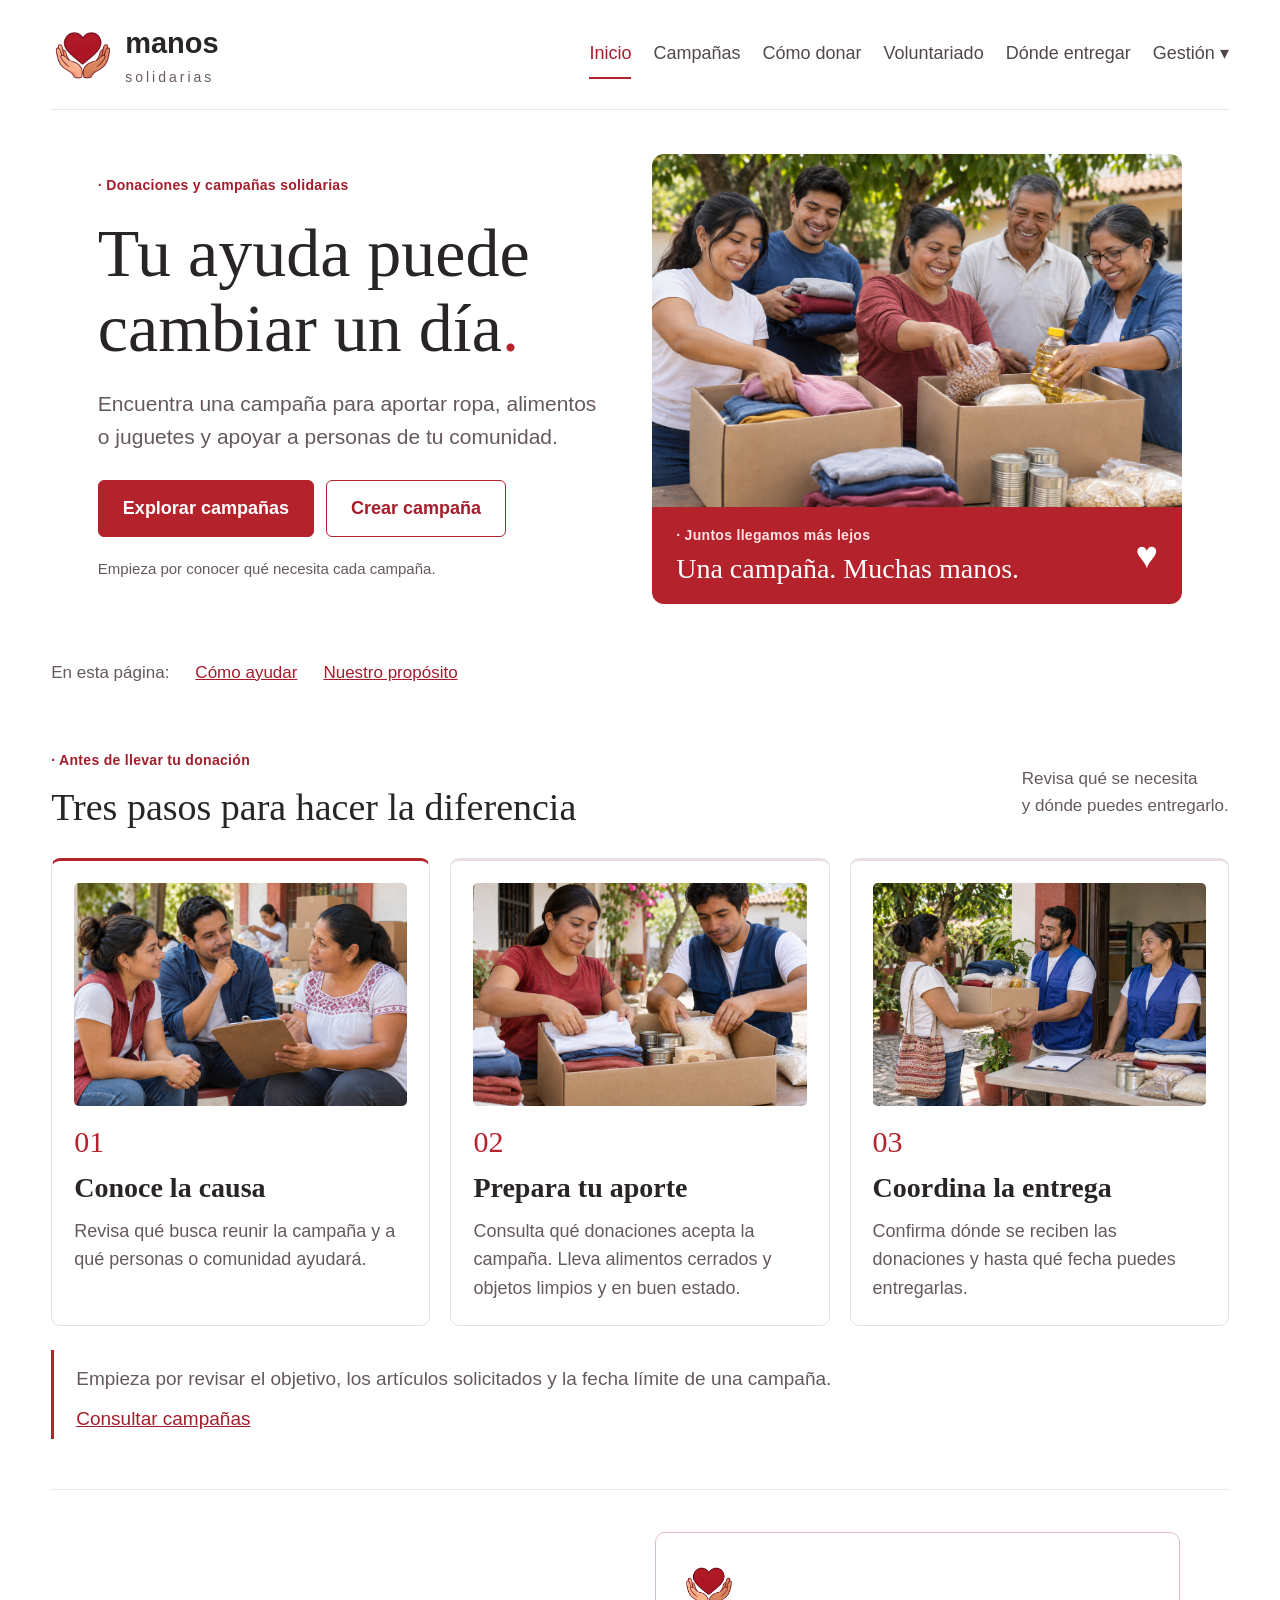
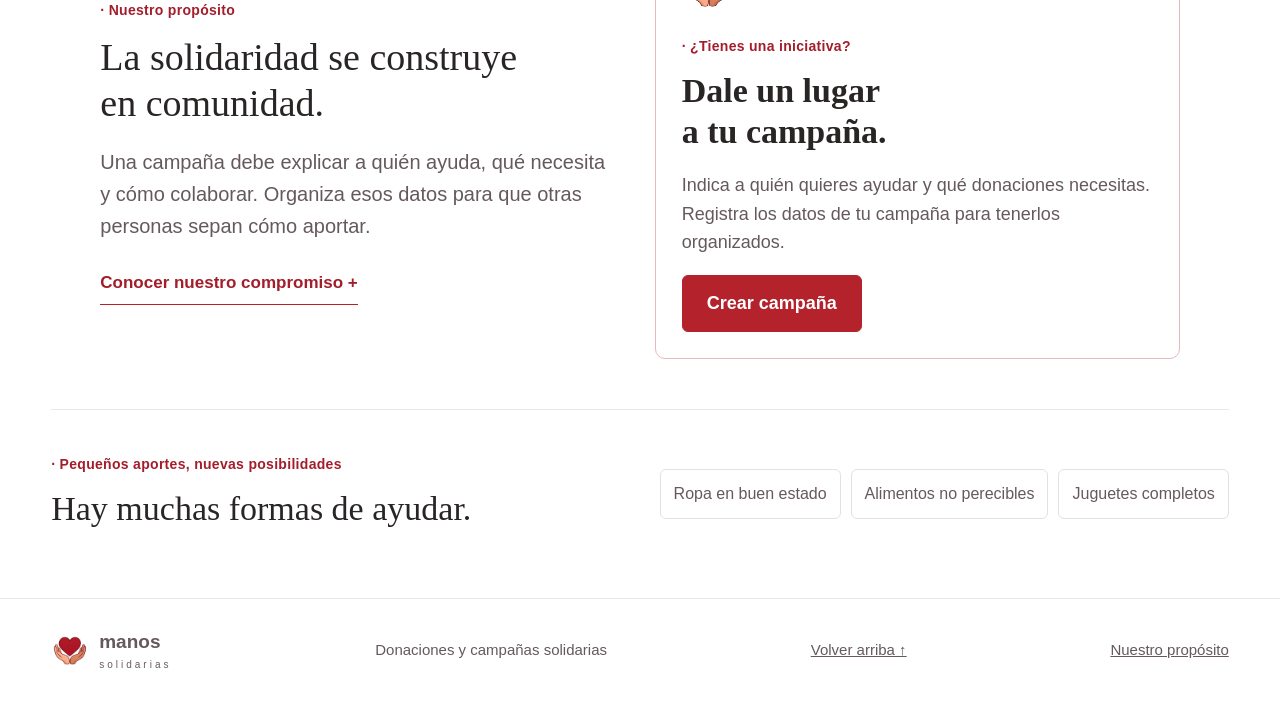
<file: index.html>
<!DOCTYPE html>
<html lang="es">
<head>
    <meta charset="UTF-8">
    <meta name="viewport" content="width=device-width, initial-scale=1.0">
    <meta name="author" content="John Byron Calle Burgos">
    <meta name="description" content="Conoce Manos Solidarias y descubre cómo organizar una campaña de donación para tu comunidad.">
    <title>Manos Solidarias | Inicio</title>
    <link rel="stylesheet" href="css/estilos.css">
    <style>
        #presentacion { background-color: #ffffff; }
        .mensaje-principal { color: #292525; }
    </style>
</head>
<body>
    <header id="cabecera">
        <a class="marca" href="index.html" onclick="return confirmarSalida();"><img src="img/manos-corazon.png" alt="Manos en tono piel sosteniendo un corazón rojo"><span class="nombre-marca">manos<span>solidarias</span></span></a>
        <button id="boton-menu" class="boton-menu" type="button" aria-expanded="false" aria-controls="menu-sitio">Menú</button>
        <nav id="menu-sitio" class="menu" aria-label="Navegación principal">
            <a class="pagina-actual" aria-current="page" href="index.html" onclick="return confirmarSalida();">Inicio</a>
            <a href="campanas.html" onclick="return confirmarSalida();">Campañas</a>
            <a href="como-donar.html" onclick="return confirmarSalida();">Cómo donar</a>
            <a href="voluntariado.html" onclick="return confirmarSalida();">Voluntariado</a>
            <a href="puntos-recoleccion.html" onclick="return confirmarSalida();">Dónde entregar</a>
            <div class="gestion-nav">
                <button id="boton-gestion" class="boton-gestion" type="button" aria-expanded="false" aria-controls="enlaces-gestion">Gestión <span aria-hidden="true">▾</span></button>
                <div id="enlaces-gestion" class="enlaces-gestion" style="display: none;">
                    <a href="crud-campanas.html" onclick="return confirmarSalida();">Gestión de campañas</a>
                    <a href="crud-donaciones.html" onclick="return confirmarSalida();">Registro de donaciones</a>
                    <a href="crud-donantes.html" onclick="return confirmarSalida();">Registro de donantes</a>
                    <a href="crud-voluntarios.html" onclick="return confirmarSalida();">Registro de voluntarios</a>
                    <a href="crud-puntos.html" onclick="return confirmarSalida();">Gestión de puntos</a>
                </div>
            </div>
        </nav>
    </header>
    <main>
        <section id="presentacion" class="portada">
            <div class="texto-portada">
                <p class="etiqueta">Donaciones y campañas solidarias</p>
                <h1 class="mensaje-principal">Tu ayuda puede<br>cambiar un día<span class="punto-rojo">.</span></h1>
                <p class="introduccion">Encuentra una campaña para aportar ropa, alimentos o juguetes y apoyar a personas de tu comunidad.</p>
                <div class="acciones-portada"><a class="boton boton-principal" href="campanas.html" onclick="return confirmarSalida();">Explorar campañas</a><a class="boton boton-secundario" href="crud-campanas.html" onclick="return confirmarSalida();">Crear campaña</a></div>
                <p class="nota">Empieza por conocer qué necesita cada campaña.</p>
            </div>
            <figure class="foto-portada">
                <img src="img/voluntarios.png" alt="Imagen ilustrativa de voluntarios reuniendo ropa y alimentos en una comunidad">
                <figcaption class="mensaje-foto"><div><p class="etiqueta">Juntos llegamos más lejos</p><h2>Una campaña. Muchas manos.</h2></div><span class="corazon" aria-hidden="true">♥</span></figcaption>
            </figure>
        </section>
        <nav class="seccion enlaces-inicio" aria-label="Secciones de Inicio"><span>En esta página:</span><a href="#como-ayudar">Cómo ayudar</a><a href="#proposito">Nuestro propósito</a></nav>
        <section id="como-ayudar" class="seccion">
            <div class="titulo-seccion"><div><p class="etiqueta">Antes de llevar tu donación</p><h2>Tres pasos para hacer la diferencia</h2></div><p>Revisa qué se necesita<br>y dónde puedes entregarlo.</p></div>
            <div class="pasos">
                <button id="paso-1" aria-controls="detalle-paso-1" class="paso paso-activo" type="button" aria-pressed="true"><img class="imagen-paso" src="img/conoce-la-causa.png" alt="Voluntarios escuchando las necesidades de una comunidad"><span class="numero-paso">01</span><span class="titulo-paso">Conoce la causa</span><span class="descripcion-paso">Revisa qué busca reunir la campaña y a qué personas o comunidad ayudará.</span></button>
                <button id="paso-2" aria-controls="detalle-paso-2" class="paso" type="button" aria-pressed="false"><img class="imagen-paso" src="img/prepara-tu-aporte.png" alt="Voluntarios preparando una caja con ropa y alimentos"><span class="numero-paso">02</span><span class="titulo-paso">Prepara tu aporte</span><span class="descripcion-paso">Consulta qué donaciones acepta la campaña. Lleva alimentos cerrados y objetos limpios y en buen estado.</span></button>
                <button id="paso-3" aria-controls="detalle-paso-3" class="paso" type="button" aria-pressed="false"><img class="imagen-paso" src="img/coordina-la-entrega.png" alt="Una donante entregando su aporte en un punto de recolección"><span class="numero-paso">03</span><span class="titulo-paso">Coordina la entrega</span><span class="descripcion-paso">Confirma dónde se reciben las donaciones y hasta qué fecha puedes entregarlas.</span></button>
            </div>
        <div class="detalle-paso-inicio">
                <div id="detalle-paso-1"><p>Empieza por revisar el objetivo, los artículos solicitados y la fecha límite de una campaña.</p><a href="campanas.html" onclick="return confirmarSalida();">Consultar campañas</a></div>
                <div id="detalle-paso-2" style="display: none;"><p>Revisa el estado de los artículos y sepáralos antes de preparar las cajas o bolsas.</p><a href="como-donar.html#articulos-aceptados" onclick="return confirmarSalida();">Consultar cómo preparar el aporte</a></div>
                <div id="detalle-paso-3" style="display: none;"><p>Confirma la dirección y la fecha de la campaña elegida. Consulta también los horarios y artículos que recibe cada punto de recolección.</p><a href="puntos-recoleccion.html" onclick="return confirmarSalida();">Consultar dónde entregar</a></div>
            </div>
        </section>
        <section id="proposito" class="seccion compromiso">
            <div class="texto-compromiso"><p class="etiqueta">Nuestro propósito</p><h2>La solidaridad se construye<br>en comunidad.</h2><p>Una campaña debe explicar a quién ayuda, qué necesita y cómo colaborar. Organiza esos datos para que otras personas sepan cómo aportar.</p>
                <button id="boton-proposito" class="enlace-boton" type="button" aria-expanded="false" aria-controls="detalle-proposito">Conocer nuestro compromiso +</button>
                <div id="detalle-proposito" style="display: none;"><h3>Donaciones con información clara</h3><p>Revisa el objetivo de la campaña, los datos de contacto y el lugar de entrega. Antes de donar, confirma la información con quien la organiza.</p></div>
            </div>
            <aside class="nota-comunidad"><img src="img/manos-corazon.png" alt="" class="logo-iniciativa"><p class="etiqueta">¿Tienes una iniciativa?</p><h3>Dale un lugar<br>a tu campaña.</h3><p>Indica a quién quieres ayudar y qué donaciones necesitas. Registra los datos de tu campaña para tenerlos organizados.</p><a class="boton boton-principal" href="crud-campanas.html" onclick="return confirmarSalida();">Crear campaña</a></aside>
        </section>
        <section class="seccion franja-donaciones"><div><p class="etiqueta">Pequeños aportes, nuevas posibilidades</p><h2>Hay muchas formas de ayudar.</h2></div><div class="tipos-donacion"><span>Ropa en buen estado</span><span>Alimentos no perecibles</span><span>Juguetes completos</span></div></section>
    </main>
    <footer class="pie"><div class="contenido-pie"><a class="marca marca-pie" href="index.html" onclick="return confirmarSalida();"><img src="img/manos-corazon.png" alt=""><span class="nombre-marca">manos<span>solidarias</span></span></a><p>Donaciones y campañas solidarias</p><a href="#cabecera">Volver arriba ↑</a><a href="index.html#proposito" onclick="return confirmarSalida();">Nuestro propósito</a></div></footer>
    <script src="js/inicio.js"></script>
    <script src="js/navegacion.js"></script>
</body>
</html>
</file>
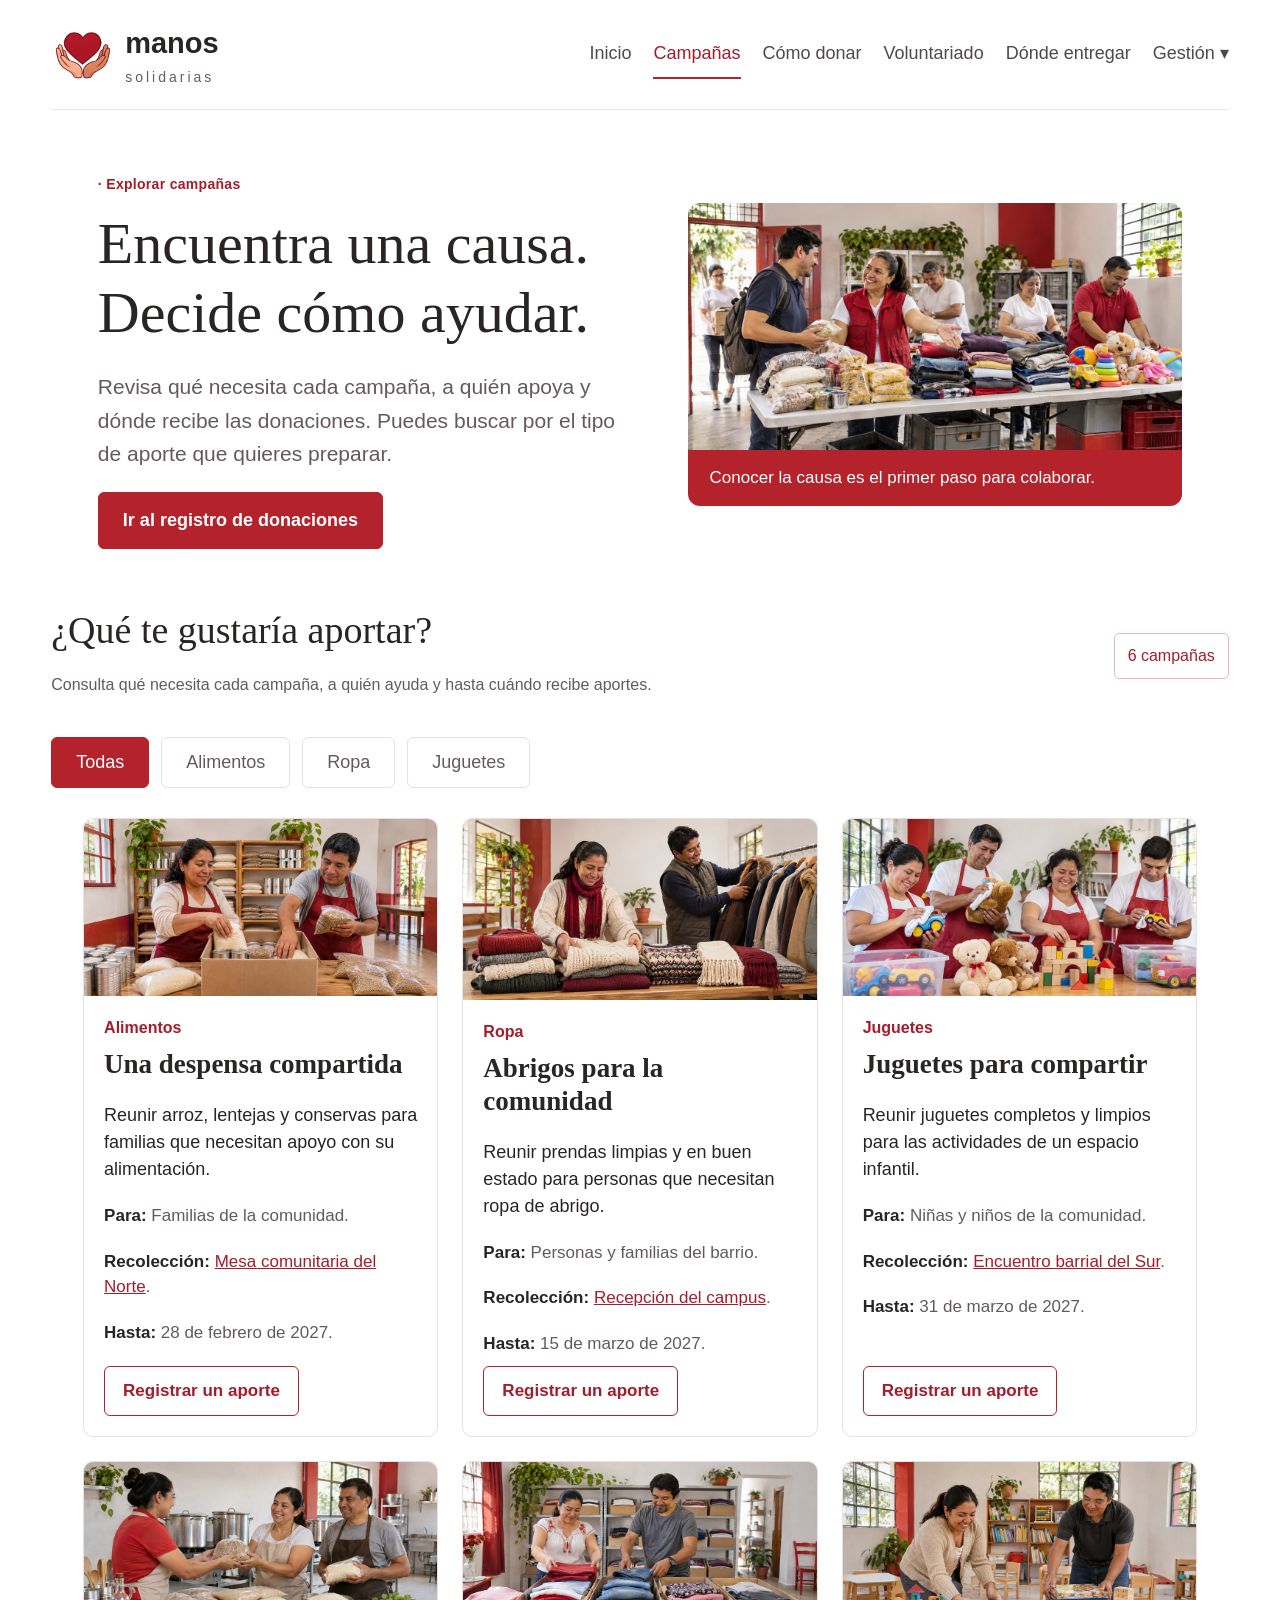
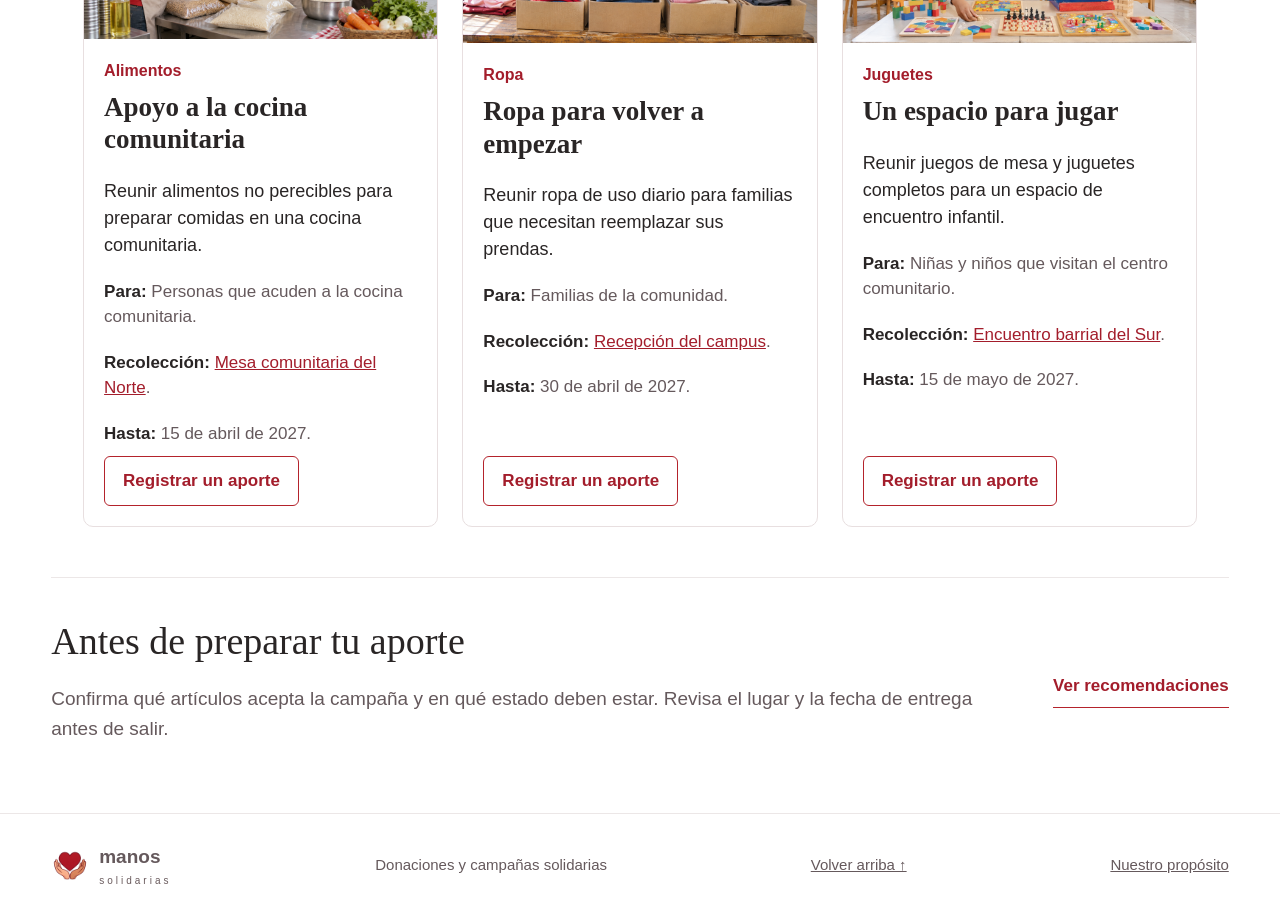
<file: campanas.html>
<!DOCTYPE html>
<html lang="es">
<head>
    <meta charset="UTF-8">
    <meta name="viewport" content="width=device-width, initial-scale=1.0">
    <meta name="author" content="Reyes Triviño Johan Jaret">
    <meta name="description" content="Consulta campañas y filtra por alimentos, ropa o juguetes.">
    <title>Manos Solidarias | Explorar campañas</title>
    <link rel="stylesheet" href="css/estilos.css">
    <style>#aviso-catalogo { color: #65595c; }</style>
</head>
<body>
<header id="cabecera"><a class="marca" href="index.html" onclick="return confirmarSalida();"><img src="img/manos-corazon.png" alt="Manos sosteniendo un corazón rojo"><span class="nombre-marca">manos<span>solidarias</span></span></a><button id="boton-menu" class="boton-menu" type="button" aria-expanded="false" aria-controls="menu-sitio">Menú</button>
        <nav id="menu-sitio" class="menu" aria-label="Navegación principal">
            <a href="index.html" onclick="return confirmarSalida();">Inicio</a>
            <a class="pagina-actual" aria-current="page" href="campanas.html" onclick="return confirmarSalida();">Campañas</a>
            <a href="como-donar.html" onclick="return confirmarSalida();">Cómo donar</a>
            <a href="voluntariado.html" onclick="return confirmarSalida();">Voluntariado</a>
            <a href="puntos-recoleccion.html" onclick="return confirmarSalida();">Dónde entregar</a>
            <div class="gestion-nav">
                <button id="boton-gestion" class="boton-gestion" type="button" aria-expanded="false" aria-controls="enlaces-gestion">Gestión <span aria-hidden="true">▾</span></button>
                <div id="enlaces-gestion" class="enlaces-gestion" style="display: none;">
                    <a href="crud-campanas.html" onclick="return confirmarSalida();">Gestión de campañas</a>
                    <a href="crud-donaciones.html" onclick="return confirmarSalida();">Registro de donaciones</a>
                    <a href="crud-donantes.html" onclick="return confirmarSalida();">Registro de donantes</a>
                    <a href="crud-voluntarios.html" onclick="return confirmarSalida();">Registro de voluntarios</a>
                    <a href="crud-puntos.html" onclick="return confirmarSalida();">Gestión de puntos</a>
                </div>
            </div>
        </nav></header>
<main>
<section class="seccion portada-catalogo"><div class="texto-catalogo"><p class="etiqueta">Explorar campañas</p><h1>Encuentra una causa.<br>Decide cómo ayudar.</h1><p class="introduccion">Revisa qué necesita cada campaña, a quién apoya y dónde recibe las donaciones. Puedes buscar por el tipo de aporte que quieres preparar.</p><a class="boton boton-principal" href="crud-donaciones.html" onclick="return confirmarSalida();">Ir al registro de donaciones</a></div><figure class="foto-catalogo"><img src="img/catalogo-campanas.png" alt="Voluntarios organizando áreas separadas de alimentos, ropa y juguetes en un centro de donaciones"><figcaption>Conocer la causa es el primer paso para colaborar.</figcaption></figure></section>
<section class="seccion" aria-labelledby="titulo-catalogo"><div class="titulo-seccion"><div><h2 id="titulo-catalogo">¿Qué te gustaría aportar?</h2><p id="aviso-catalogo">Consulta qué necesita cada campaña, a quién ayuda y hasta cuándo recibe aportes.</p></div><span id="cantidad-catalogo" class="contador" role="status" aria-live="polite">6 campañas</span></div>
<div class="filtros-catalogo" aria-label="Filtrar campañas por categoría"><button id="filtro-todas" class="filtro filtro-activo" type="button" aria-pressed="true">Todas</button><button id="filtro-alimentos" class="filtro" type="button" aria-pressed="false">Alimentos</button><button id="filtro-ropa" class="filtro" type="button" aria-pressed="false">Ropa</button><button id="filtro-juguetes" class="filtro" type="button" aria-pressed="false">Juguetes</button></div>
<div id="catalogo-campanas" class="catalogo-campanas"><article class="campana-catalogo campana-alimentos">
 <img class="imagen-catalogo" src="img/despensa-compartida.png" alt="Voluntarios preparando paquetes de arroz, lentejas y conservas en una despensa comunitaria">
 <div class="contenido-campana"><p class="categoria-campana">Alimentos</p><h3>Una despensa compartida</h3><p class="objetivo-catalogo">Reunir arroz, lentejas y conservas para familias que necesitan apoyo con su alimentación.</p>
 <p><strong>Para:</strong> Familias de la comunidad.</p><p><strong>Recolección:</strong> <a href="puntos-recoleccion.html#punto-norte" onclick="return confirmarSalida();">Mesa comunitaria del Norte</a>.</p><p><strong>Hasta:</strong> 28 de febrero de 2027.</p>
 <a class="boton boton-secundario" href="crud-donaciones.html#campana-0" onclick="return confirmarSalida();">Registrar un aporte</a></div></article>
<article class="campana-catalogo campana-ropa">
 <img class="imagen-catalogo" src="img/abrigos-comunidad.png" alt="Voluntarios clasificando abrigos, suéteres y bufandas para donar">
 <div class="contenido-campana"><p class="categoria-campana">Ropa</p><h3>Abrigos para la comunidad</h3><p class="objetivo-catalogo">Reunir prendas limpias y en buen estado para personas que necesitan ropa de abrigo.</p>
 <p><strong>Para:</strong> Personas y familias del barrio.</p><p><strong>Recolección:</strong> <a href="puntos-recoleccion.html#punto-campus" onclick="return confirmarSalida();">Recepción del campus</a>.</p><p><strong>Hasta:</strong> 15 de marzo de 2027.</p>
 <a class="boton boton-secundario" href="crud-donaciones.html#campana-1" onclick="return confirmarSalida();">Registrar un aporte</a></div></article>
<article class="campana-catalogo campana-juguetes">
 <img class="imagen-catalogo" src="img/juguetes-compartir.png" alt="Voluntarios organizando juguetes completos y limpios para un espacio infantil">
 <div class="contenido-campana"><p class="categoria-campana">Juguetes</p><h3>Juguetes para compartir</h3><p class="objetivo-catalogo">Reunir juguetes completos y limpios para las actividades de un espacio infantil.</p>
 <p><strong>Para:</strong> Niñas y niños de la comunidad.</p><p><strong>Recolección:</strong> <a href="puntos-recoleccion.html#punto-sur" onclick="return confirmarSalida();">Encuentro barrial del Sur</a>.</p><p><strong>Hasta:</strong> 31 de marzo de 2027.</p>
 <a class="boton boton-secundario" href="crud-donaciones.html#campana-2" onclick="return confirmarSalida();">Registrar un aporte</a></div></article>
<article class="campana-catalogo campana-alimentos">
 <img class="imagen-catalogo" src="img/cocina-comunitaria.png" alt="Voluntarios recibiendo alimentos junto a las ollas de una cocina comunitaria">
 <div class="contenido-campana"><p class="categoria-campana">Alimentos</p><h3>Apoyo a la cocina comunitaria</h3><p class="objetivo-catalogo">Reunir alimentos no perecibles para preparar comidas en una cocina comunitaria.</p>
 <p><strong>Para:</strong> Personas que acuden a la cocina comunitaria.</p><p><strong>Recolección:</strong> <a href="puntos-recoleccion.html#punto-norte" onclick="return confirmarSalida();">Mesa comunitaria del Norte</a>.</p><p><strong>Hasta:</strong> 15 de abril de 2027.</p>
 <a class="boton boton-secundario" href="crud-donaciones.html#campana-3" onclick="return confirmarSalida();">Registrar un aporte</a></div></article>
<article class="campana-catalogo campana-ropa">
 <img class="imagen-catalogo" src="img/ropa-volver-empezar.png" alt="Voluntarios ordenando camisas, pantalones y otras prendas de uso diario">
 <div class="contenido-campana"><p class="categoria-campana">Ropa</p><h3>Ropa para volver a empezar</h3><p class="objetivo-catalogo">Reunir ropa de uso diario para familias que necesitan reemplazar sus prendas.</p>
 <p><strong>Para:</strong> Familias de la comunidad.</p><p><strong>Recolección:</strong> <a href="puntos-recoleccion.html#punto-campus" onclick="return confirmarSalida();">Recepción del campus</a>.</p><p><strong>Hasta:</strong> 30 de abril de 2027.</p>
 <a class="boton boton-secundario" href="crud-donaciones.html#campana-4" onclick="return confirmarSalida();">Registrar un aporte</a></div></article>
<article class="campana-catalogo campana-juguetes">
 <img class="imagen-catalogo" src="img/espacio-jugar.png" alt="Voluntarios preparando juegos de mesa y rompecabezas en una sala de juegos comunitaria">
 <div class="contenido-campana"><p class="categoria-campana">Juguetes</p><h3>Un espacio para jugar</h3><p class="objetivo-catalogo">Reunir juegos de mesa y juguetes completos para un espacio de encuentro infantil.</p>
 <p><strong>Para:</strong> Niñas y niños que visitan el centro comunitario.</p><p><strong>Recolección:</strong> <a href="puntos-recoleccion.html#punto-sur" onclick="return confirmarSalida();">Encuentro barrial del Sur</a>.</p><p><strong>Hasta:</strong> 15 de mayo de 2027.</p>
 <a class="boton boton-secundario" href="crud-donaciones.html#campana-5" onclick="return confirmarSalida();">Registrar un aporte</a></div></article>
</div></section>
<section class="seccion recordatorio-entrega"><div><h2>Antes de preparar tu aporte</h2><p>Confirma qué artículos acepta la campaña y en qué estado deben estar. Revisa el lugar y la fecha de entrega antes de salir.</p></div><button id="boton-consejos" class="enlace-boton" type="button" aria-expanded="false" aria-controls="consejos-entrega">Ver recomendaciones</button><div id="consejos-entrega" style="display: none;"><p>Entrega alimentos cerrados y revisa su fecha de vencimiento. La ropa debe estar limpia y los juguetes deben tener sus piezas. Contacta a quien organiza la campaña si necesitas aclarar algún detalle.</p></div></section></main><footer class="pie"><div class="contenido-pie"><a class="marca marca-pie" href="index.html" onclick="return confirmarSalida();"><img src="img/manos-corazon.png" alt=""><span class="nombre-marca">manos<span>solidarias</span></span></a><p>Donaciones y campañas solidarias</p><a href="#cabecera">Volver arriba ↑</a><a href="index.html#proposito" onclick="return confirmarSalida();">Nuestro propósito</a></div></footer><script src="js/catalogo.js"></script>    <script src="js/navegacion.js"></script>
</body></html>
</file>
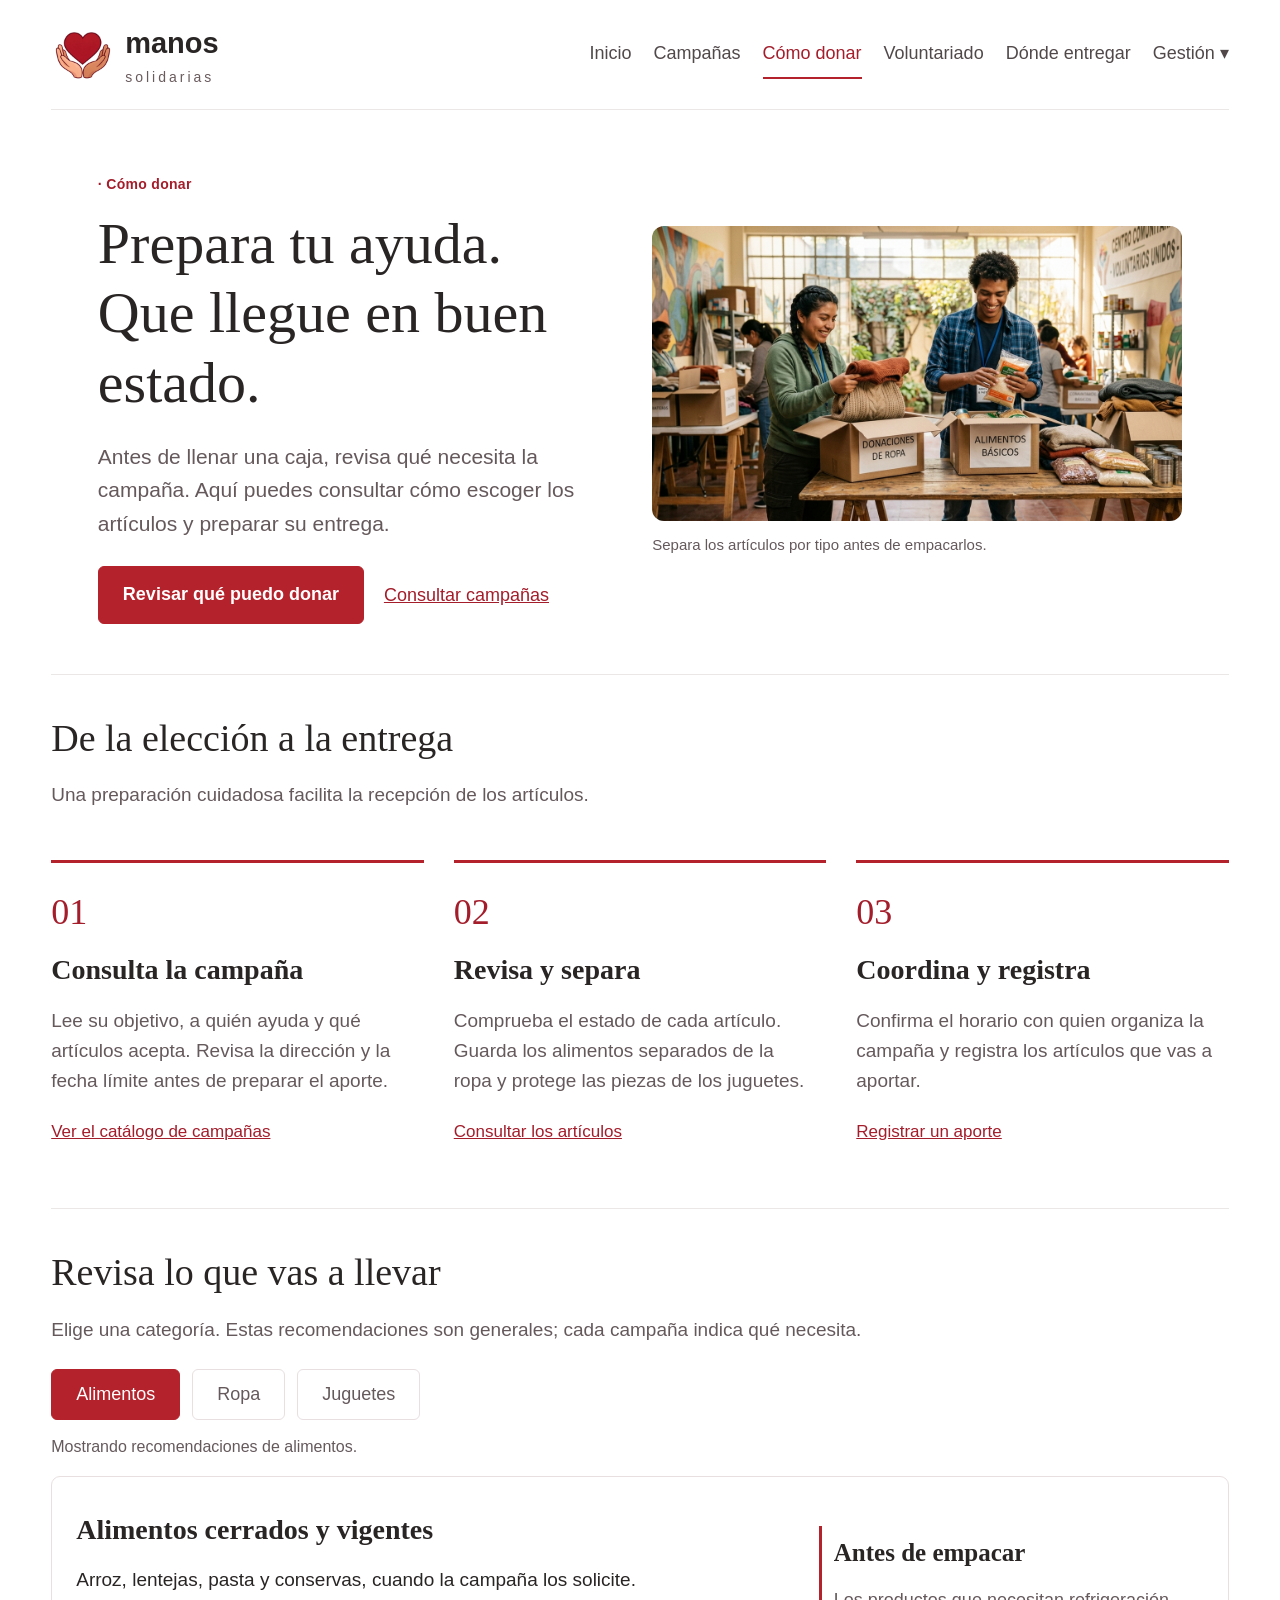
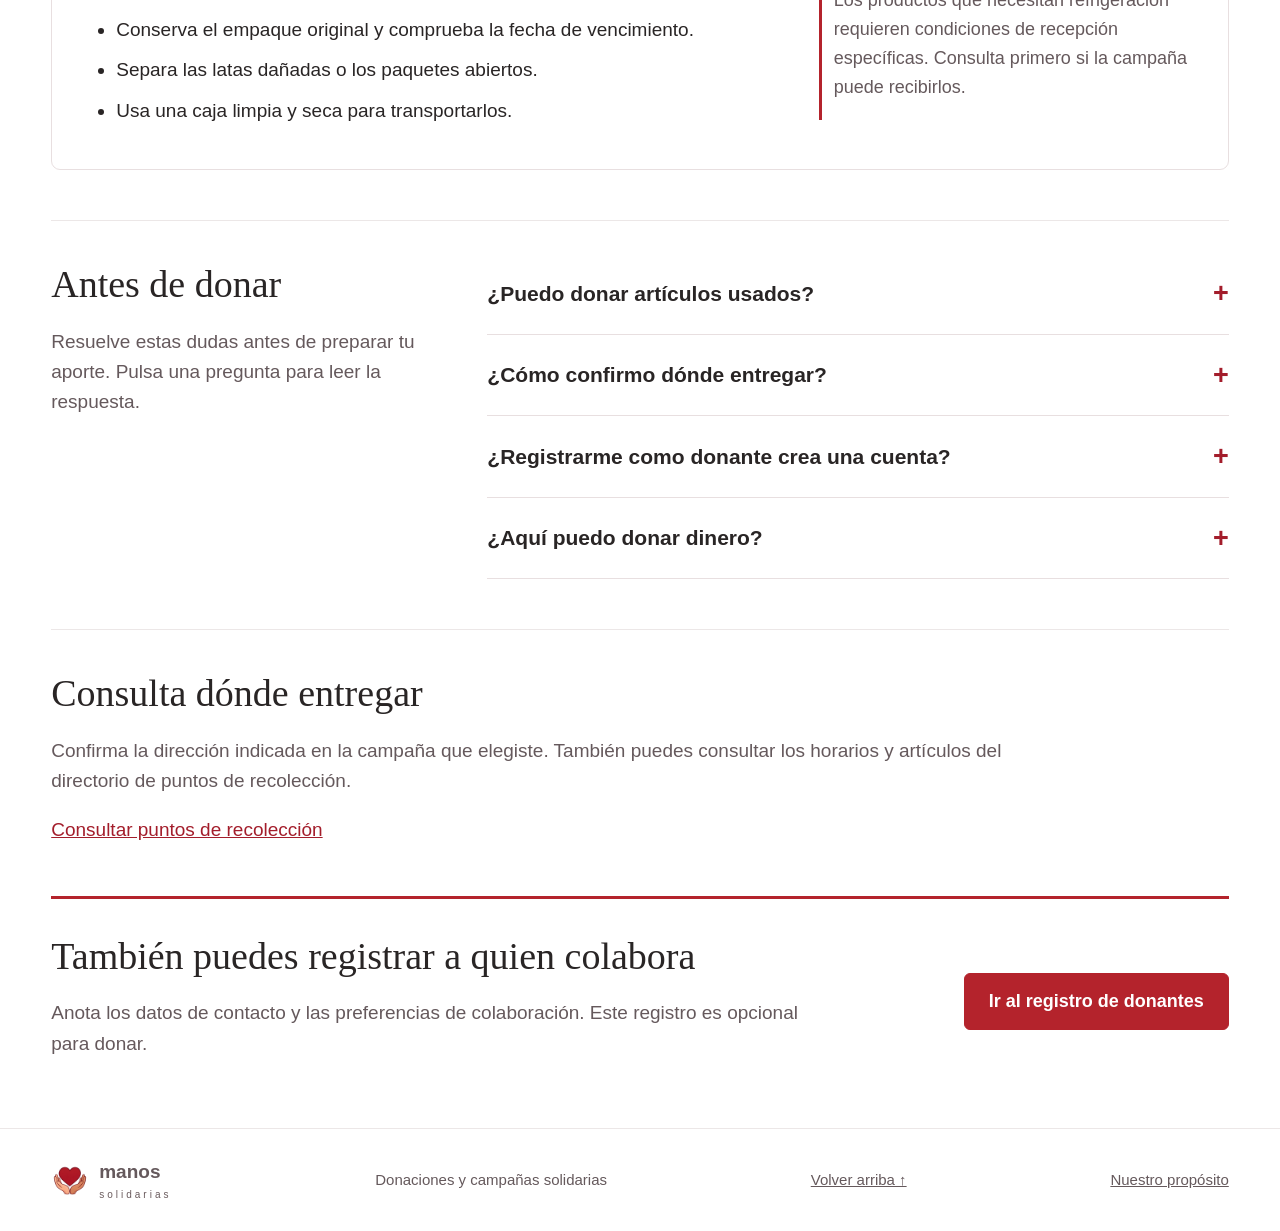
<file: como-donar.html>
<!DOCTYPE html>
<html lang="es">
<head>
    <meta charset="UTF-8">
    <meta name="viewport" content="width=device-width, initial-scale=1.0">
    <meta name="author" content="Méndez Rojas César Nicolas">
    <meta name="description" content="Consulta cómo preparar una donación, qué artículos revisar y cómo coordinar su entrega.">
    <title>Manos Solidarias | Cómo donar</title>
    <link rel="stylesheet" href="css/estilos.css">
    <style>
        #guia-donacion { background-color: #ffffff; }
        .nota-ilustracion { color: #65595c; }
    </style>
</head>
<body>
    <header id="cabecera">
        <a class="marca" href="index.html" onclick="return confirmarSalida();"><img src="img/manos-corazon.png" alt="Manos en tono piel sosteniendo un corazón rojo"><span class="nombre-marca">manos<span>solidarias</span></span></a>
        <button id="boton-menu" class="boton-menu" type="button" aria-expanded="false" aria-controls="menu-sitio">Menú</button>
        <nav id="menu-sitio" class="menu" aria-label="Navegación principal">
            <a href="index.html" onclick="return confirmarSalida();">Inicio</a>
            <a href="campanas.html" onclick="return confirmarSalida();">Campañas</a>
            <a class="pagina-actual" aria-current="page" href="como-donar.html" onclick="return confirmarSalida();">Cómo donar</a>
            <a href="voluntariado.html" onclick="return confirmarSalida();">Voluntariado</a>
            <a href="puntos-recoleccion.html" onclick="return confirmarSalida();">Dónde entregar</a>
            <div class="gestion-nav">
                <button id="boton-gestion" class="boton-gestion" type="button" aria-expanded="false" aria-controls="enlaces-gestion">Gestión <span aria-hidden="true">▾</span></button>
                <div id="enlaces-gestion" class="enlaces-gestion" style="display: none;">
                    <a href="crud-campanas.html" onclick="return confirmarSalida();">Gestión de campañas</a>
                    <a href="crud-donaciones.html" onclick="return confirmarSalida();">Registro de donaciones</a>
                    <a href="crud-donantes.html" onclick="return confirmarSalida();">Registro de donantes</a>
                    <a href="crud-voluntarios.html" onclick="return confirmarSalida();">Registro de voluntarios</a>
                    <a href="crud-puntos.html" onclick="return confirmarSalida();">Gestión de puntos</a>
                </div>
            </div>
        </nav>
    </header>
    <main>
        <section id="guia-donacion" class="seccion portada-guia">
            <div class="texto-guia">
                <p class="etiqueta">Cómo donar</p>
                <h1>Prepara tu ayuda.<br>Que llegue en buen estado.</h1>
                <p class="introduccion">Antes de llenar una caja, revisa qué necesita la campaña. Aquí puedes consultar cómo escoger los artículos y preparar su entrega.</p>
                <div class="acciones-portada"><a class="boton boton-principal" href="#articulos-aceptados">Revisar qué puedo donar</a><a class="enlace-catalogo" href="campanas.html" onclick="return confirmarSalida();">Consultar campañas</a></div>
                
            </div>
            <figure class="foto-guia">
                <img src="img/preparacion-donaciones.png" alt="Dos personas revisando ropa y separando alimentos cerrados para preparar cajas de donaciones">
                <figcaption class="nota-ilustracion">Separa los artículos por tipo antes de empacarlos.</figcaption>
            </figure>
        </section>
        <section class="seccion recorrido-donacion" aria-labelledby="titulo-recorrido">
            <div class="titulo-seccion"><div><h2 id="titulo-recorrido">De la elección a la entrega</h2><p>Una preparación cuidadosa facilita la recepción de los artículos.</p></div></div>
            <div class="lista-recorrido">
                <article><span class="numero-recorrido" aria-hidden="true">01</span><h3>Consulta la campaña</h3><p>Lee su objetivo, a quién ayuda y qué artículos acepta. Revisa la dirección y la fecha límite antes de preparar el aporte.</p><a href="campanas.html" onclick="return confirmarSalida();">Ver el catálogo de campañas</a></article>
                <article><span class="numero-recorrido" aria-hidden="true">02</span><h3>Revisa y separa</h3><p>Comprueba el estado de cada artículo. Guarda los alimentos separados de la ropa y protege las piezas de los juguetes.</p><a href="#articulos-aceptados">Consultar los artículos</a></article>
                <article><span class="numero-recorrido" aria-hidden="true">03</span><h3>Coordina y registra</h3><p>Confirma el horario con quien organiza la campaña y registra los artículos que vas a aportar.</p><a href="crud-donaciones.html" onclick="return confirmarSalida();">Registrar un aporte</a></article>
            </div>
        </section>
        <section id="articulos-aceptados" class="seccion consulta-articulos" aria-labelledby="titulo-articulos">
            <div class="encabezado-articulos"><h2 id="titulo-articulos">Revisa lo que vas a llevar</h2><p>Elige una categoría. Estas recomendaciones son generales; cada campaña indica qué necesita.</p></div>
            <div class="filtros-catalogo" aria-label="Consultar recomendaciones por tipo de artículo">
                <button id="articulo-alimentos" class="filtro filtro-activo" type="button" aria-pressed="true" aria-controls="detalle-alimentos">Alimentos</button>
                <button id="articulo-ropa" class="filtro" type="button" aria-pressed="false" aria-controls="detalle-ropa">Ropa</button>
                <button id="articulo-juguetes" class="filtro" type="button" aria-pressed="false" aria-controls="detalle-juguetes">Juguetes</button>
            </div>
            <p id="estado-articulos" class="ayuda" role="status" aria-live="polite">Mostrando recomendaciones de alimentos.</p>
            <div id="detalle-alimentos" class="detalle-articulos">
                <div><h3>Alimentos cerrados y vigentes</h3><p>Arroz, lentejas, pasta y conservas, cuando la campaña los solicite.</p><ul><li>Conserva el empaque original y comprueba la fecha de vencimiento.</li><li>Separa las latas dañadas o los paquetes abiertos.</li><li>Usa una caja limpia y seca para transportarlos.</li></ul></div>
                <aside><h3>Antes de empacar</h3><p>Los productos que necesitan refrigeración requieren condiciones de recepción específicas. Consulta primero si la campaña puede recibirlos.</p></aside>
            </div>
            <div id="detalle-ropa" class="detalle-articulos" style="display: none;">
                <div><h3>Ropa limpia y lista para usar</h3><p>Camisas, pantalones o prendas de abrigo, según lo que pida la campaña.</p><ul><li>Lava y seca las prendas antes de guardarlas.</li><li>Revisa costuras, cierres y botones.</li><li>Separa por talla y tipo para facilitar su clasificación.</li></ul></div>
                <aside><h3>Revisa cada prenda</h3><p>Deja fuera la ropa húmeda, con moho o que necesite reparaciones para poder usarse. Confirma si la campaña recibe calzado.</p></aside>
            </div>
            <div id="detalle-juguetes" class="detalle-articulos" style="display: none;">
                <div><h3>Juguetes limpios y completos</h3><p>Juegos de mesa, rompecabezas y otros juguetes adecuados para las edades que indique la campaña.</p><ul><li>Comprueba que estén todas las piezas.</li><li>Revisa que no haya partes rotas o bordes que puedan cortar.</li><li>Guarda las piezas pequeñas juntas y conserva las instrucciones si las tienes.</li></ul></div>
                <aside><h3>Piensa en quien lo usará</h3><p>Consulta las edades de los beneficiarios. Un juguete con piezas pequeñas puede no ser adecuado para los niños que recibirán el aporte.</p></aside>
            </div>
        </section>
        <section class="seccion preguntas-donacion" aria-labelledby="titulo-preguntas">
            <div class="presentacion-preguntas"><h2 id="titulo-preguntas">Antes de donar</h2><p>Resuelve estas dudas antes de preparar tu aporte. Pulsa una pregunta para leer la respuesta.</p></div>
            <div class="lista-preguntas">
                <div class="pregunta"><h3><button id="pregunta-1" type="button" aria-expanded="false" aria-controls="respuesta-1">¿Puedo donar artículos usados?<span aria-hidden="true">+</span></button></h3><div id="respuesta-1" style="display: none;"><p>Sí, si la campaña los acepta. La ropa debe estar limpia y en buen estado; los juguetes, completos y sin partes rotas. Revisa las recomendaciones de cada categoría.</p></div></div>
                <div class="pregunta"><h3><button id="pregunta-2" type="button" aria-expanded="false" aria-controls="respuesta-2">¿Cómo confirmo dónde entregar?<span aria-hidden="true">+</span></button></h3><div id="respuesta-2" style="display: none;"><p>Consulta la dirección, el horario y la fecha límite en la campaña elegida. Confirma los detalles con su responsable antes de desplazarte.</p></div></div>
                <div class="pregunta"><h3><button id="pregunta-3" type="button" aria-expanded="false" aria-controls="respuesta-3">¿Registrarme como donante crea una cuenta?<span aria-hidden="true">+</span></button></h3><div id="respuesta-3" style="display: none;"><p>No. El registro permite anotar los datos y las preferencias de una persona u organización. Es opcional para registrar una donación.</p></div></div>
                <div class="pregunta"><h3><button id="pregunta-4" type="button" aria-expanded="false" aria-controls="respuesta-4">¿Aquí puedo donar dinero?<span aria-hidden="true">+</span></button></h3><div id="respuesta-4" style="display: none;"><p>No. Puedes registrar donaciones de ropa, alimentos y juguetes. Consulta qué solicita cada campaña antes de preparar tu aporte.</p></div></div>
            </div>
        </section>
        <section class="seccion indicaciones-puntos"><h2>Consulta dónde entregar</h2><p>Confirma la dirección indicada en la campaña que elegiste. También puedes consultar los horarios y artículos del directorio de puntos de recolección.</p><a href="puntos-recoleccion.html" onclick="return confirmarSalida();">Consultar puntos de recolección</a></section>
        <section class="seccion invitacion-donante"><div><h2>También puedes registrar a quien colabora</h2><p>Anota los datos de contacto y las preferencias de colaboración. Este registro es opcional para donar.</p></div><a class="boton boton-principal" href="crud-donantes.html" onclick="return confirmarSalida();">Ir al registro de donantes</a></section>
    </main>
    <footer class="pie"><div class="contenido-pie"><a class="marca marca-pie" href="index.html" onclick="return confirmarSalida();"><img src="img/manos-corazon.png" alt=""><span class="nombre-marca">manos<span>solidarias</span></span></a><p>Donaciones y campañas solidarias</p><a href="#cabecera">Volver arriba ↑</a><a href="index.html#proposito" onclick="return confirmarSalida();">Nuestro propósito</a></div></footer>
    <script src="js/como-donar.js"></script>
    <script src="js/navegacion.js"></script>
</body>
</html>
</file>
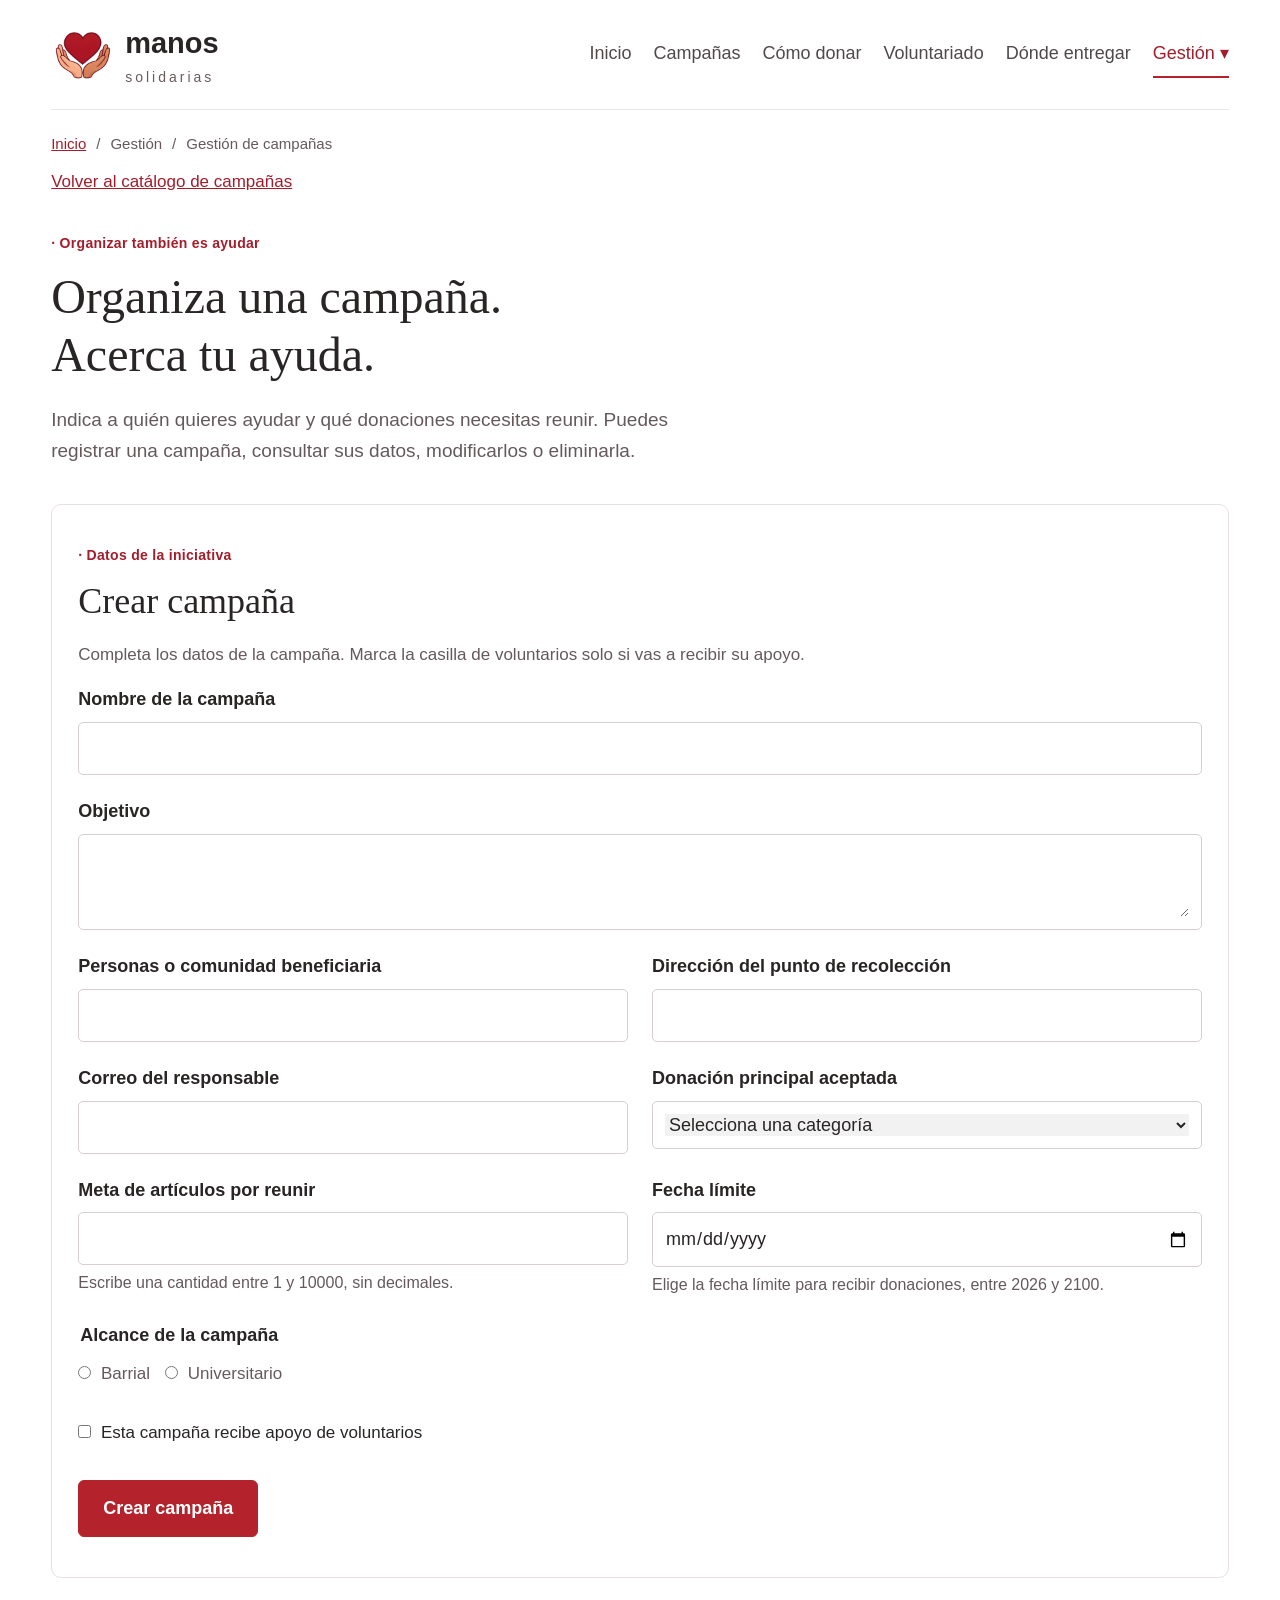
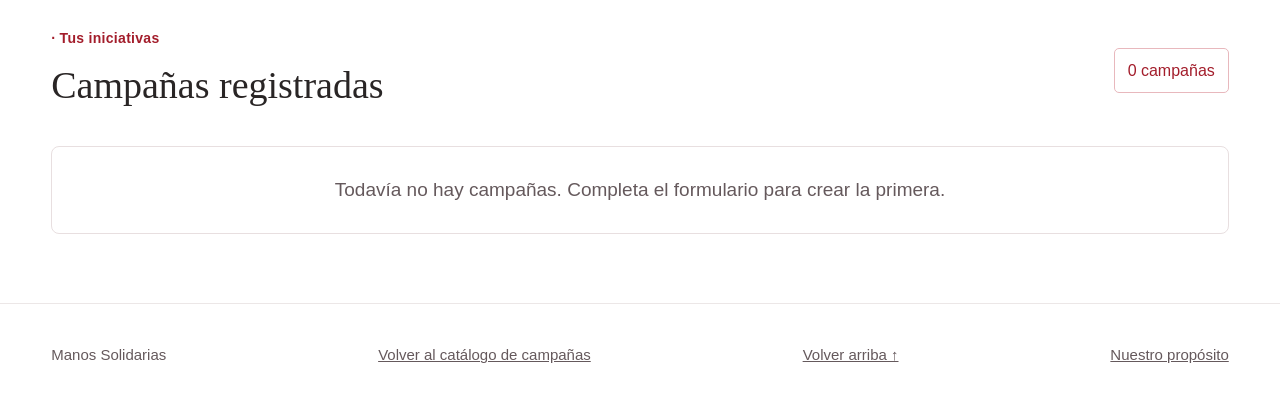
<file: crud-campanas.html>
<!DOCTYPE html>
<html lang="es">
<head>
    <meta charset="UTF-8">
    <meta name="viewport" content="width=device-width, initial-scale=1.0">
    <meta name="author" content="John Byron Calle Burgos">
    <meta name="description" content="Gestión de campañas solidarias con creación, consulta, edición y eliminación de registros.">
    <title>Manos Solidarias | Gestión de campañas</title>
    <link rel="stylesheet" href="css/estilos.css">
    <style>
        #encabezado-gestion { background-color: #ffffff; }
        .nombre-campana { color: #a31d2b; }
    </style>
</head>
<body>
    <header id="cabecera">
        <a class="marca" href="index.html" onclick="return confirmarSalida();"><img src="img/manos-corazon.png" alt="Manos en tono piel sosteniendo un corazón rojo"><span class="nombre-marca">manos<span>solidarias</span></span></a>
        <button id="boton-menu" class="boton-menu" type="button" aria-expanded="false" aria-controls="menu-sitio">Menú</button>
        <nav id="menu-sitio" class="menu" aria-label="Navegación principal">
            <a href="index.html" onclick="return confirmarSalida();">Inicio</a>
            <a href="campanas.html" onclick="return confirmarSalida();">Campañas</a>
            <a href="como-donar.html" onclick="return confirmarSalida();">Cómo donar</a>
            <a href="voluntariado.html" onclick="return confirmarSalida();">Voluntariado</a>
            <a href="puntos-recoleccion.html" onclick="return confirmarSalida();">Dónde entregar</a>
            <div class="gestion-nav">
                <button id="boton-gestion" class="boton-gestion pagina-actual" type="button" aria-expanded="false" aria-controls="enlaces-gestion">Gestión <span aria-hidden="true">▾</span></button>
                <div id="enlaces-gestion" class="enlaces-gestion" style="display: none;">
                    <a class="pagina-actual" aria-current="page" href="crud-campanas.html" onclick="return confirmarSalida();">Gestión de campañas</a>
                    <a href="crud-donaciones.html" onclick="return confirmarSalida();">Registro de donaciones</a>
                    <a href="crud-donantes.html" onclick="return confirmarSalida();">Registro de donantes</a>
                    <a href="crud-voluntarios.html" onclick="return confirmarSalida();">Registro de voluntarios</a>
                    <a href="crud-puntos.html" onclick="return confirmarSalida();">Gestión de puntos</a>
                </div>
            </div>
        </nav>
    </header>
    <main>
        <div class="ubicacion-gestion"><nav class="ruta-pagina" aria-label="Ubicación en el sitio"><a href="index.html" onclick="return confirmarSalida();">Inicio</a><span aria-hidden="true">/</span><span>Gestión</span><span aria-hidden="true">/</span><span>Gestión de campañas</span></nav><p class="regreso-contexto"><a href="campanas.html" onclick="return confirmarSalida();">Volver al catálogo de campañas</a></p></div>
        <section id="encabezado-gestion" class="encabezado-gestion">
            <p class="etiqueta">Organizar también es ayudar</p><h1>Organiza una campaña.<br>Acerca tu ayuda.</h1><p>Indica a quién quieres ayudar y qué donaciones necesitas reunir. Puedes registrar una campaña, consultar sus datos, modificarlos o eliminarla.</p>
        </section>
        
        <section class="seccion zona-gestion">
            <div class="panel-formulario">
                <p class="etiqueta">Datos de la iniciativa</p><h2 id="titulo-formulario">Crear campaña</h2>
                <p>Completa los datos de la campaña. Marca la casilla de voluntarios solo si vas a recibir su apoyo.</p>
                <!-- Los botones son type="button": toda la validación se ejecuta en JavaScript. -->
                
                <form id="formulario-campana">
                    <div class="campo" id="campo-error-nombre"><label for="nombre-campana">Nombre de la campaña</label><div class="control"><input id="nombre-campana" name="nombre" type="text" aria-describedby="error-nombre"></div><p id="error-nombre" class="error" aria-live="polite"></p></div>
                    <div class="campo campo-ancho" id="campo-error-objetivo"><label for="objetivo-campana">Objetivo</label><div class="control"><textarea id="objetivo-campana" name="objetivo" rows="3" aria-describedby="error-objetivo"></textarea></div><p id="error-objetivo" class="error" aria-live="polite"></p></div>
                    <div class="campo" id="campo-error-beneficiarios"><label for="beneficiarios-campana">Personas o comunidad beneficiaria</label><div class="control"><input id="beneficiarios-campana" name="beneficiarios" type="text" aria-describedby="error-beneficiarios"></div><p id="error-beneficiarios" class="error" aria-live="polite"></p></div>
                    <div class="campo" id="campo-error-ubicacion"><label for="ubicacion-campana">Dirección del punto de recolección</label><div class="control"><input id="ubicacion-campana" name="ubicacion" type="text" aria-describedby="error-ubicacion"></div><p id="error-ubicacion" class="error" aria-live="polite"></p></div>
                    <div class="campo" id="campo-error-correo"><label for="correo-campana">Correo del responsable</label><div class="control"><input id="correo-campana" name="correo" type="text" aria-describedby="error-correo"></div><p id="error-correo" class="error" aria-live="polite"></p></div>
                    <div class="campo" id="campo-error-categoria"><label for="categoria-campana">Donación principal aceptada</label><div class="control"><select id="categoria-campana" name="categoria" aria-describedby="error-categoria"><option value="">Selecciona una categoría</option><option value="Alimentos">Alimentos</option><option value="Ropa">Ropa</option><option value="Juguetes">Juguetes</option></select></div><p id="error-categoria" class="error" aria-live="polite"></p></div>
                    <div class="campo" id="campo-error-meta"><label for="meta-campana">Meta de artículos por reunir</label><div class="control"><input id="meta-campana" name="meta" type="text" aria-describedby="ayuda-meta error-meta"></div><p id="ayuda-meta" class="ayuda">Escribe una cantidad entre 1 y 10000, sin decimales.</p><p id="error-meta" class="error" aria-live="polite"></p></div>
                    <div class="campo" id="campo-error-fecha"><label for="fecha-campana">Fecha límite</label><div class="control"><input id="fecha-campana" name="fecha" type="date" aria-describedby="ayuda-fecha error-fecha"></div><p id="ayuda-fecha" class="ayuda">Elige la fecha límite para recibir donaciones, entre 2026 y 2100.</p><p id="error-fecha" class="error" aria-live="polite"></p></div>
                    <fieldset class="campo campo-ancho" id="campo-error-alcance"><legend>Alcance de la campaña</legend><label class="opcion"><input type="radio" name="alcance" value="Barrial"> Barrial</label><label class="opcion"><input type="radio" name="alcance" value="Universitario"> Universitario</label><p id="error-alcance" class="error" aria-live="polite"></p></fieldset>
                    <div class="campo campo-ancho"><label class="opcion" for="voluntarios-campana"><input id="voluntarios-campana" name="voluntarios" type="checkbox"> Esta campaña recibe apoyo de voluntarios</label></div>
                    <div class="acciones-formulario"><button id="guardar-campana" class="boton boton-principal" type="button">Crear campaña</button><button id="cancelar-edicion" class="boton boton-secundario" type="button" style="display: none;">Cancelar edición</button></div>
                    <p id="estado-formulario" class="estado" role="status" aria-live="polite"></p>
                </form>
            </div>
            <section class="panel-registros" aria-labelledby="titulo-registros">
                <div class="cabecera-registros"><div><p class="etiqueta">Tus iniciativas</p><h2 id="titulo-registros">Campañas registradas</h2></div><span id="total-campanas" class="contador">0 campañas</span></div>
                
                <p id="sin-campanas" class="vacio">Todavía no hay campañas. Completa el formulario para crear la primera.</p>
                <div id="lista-campanas"></div>
            </section>
        </section>
    </main>
    <footer class="pie"><div class="contenido-pie"><p>Manos Solidarias</p><a href="campanas.html" onclick="return confirmarSalida();">Volver al catálogo de campañas</a><a href="#cabecera">Volver arriba ↑</a><a href="index.html#proposito" onclick="return confirmarSalida();">Nuestro propósito</a></div></footer>
    <script src="js/campanas.js"></script>
    <script src="js/navegacion.js"></script>
</body>
</html>
</file>
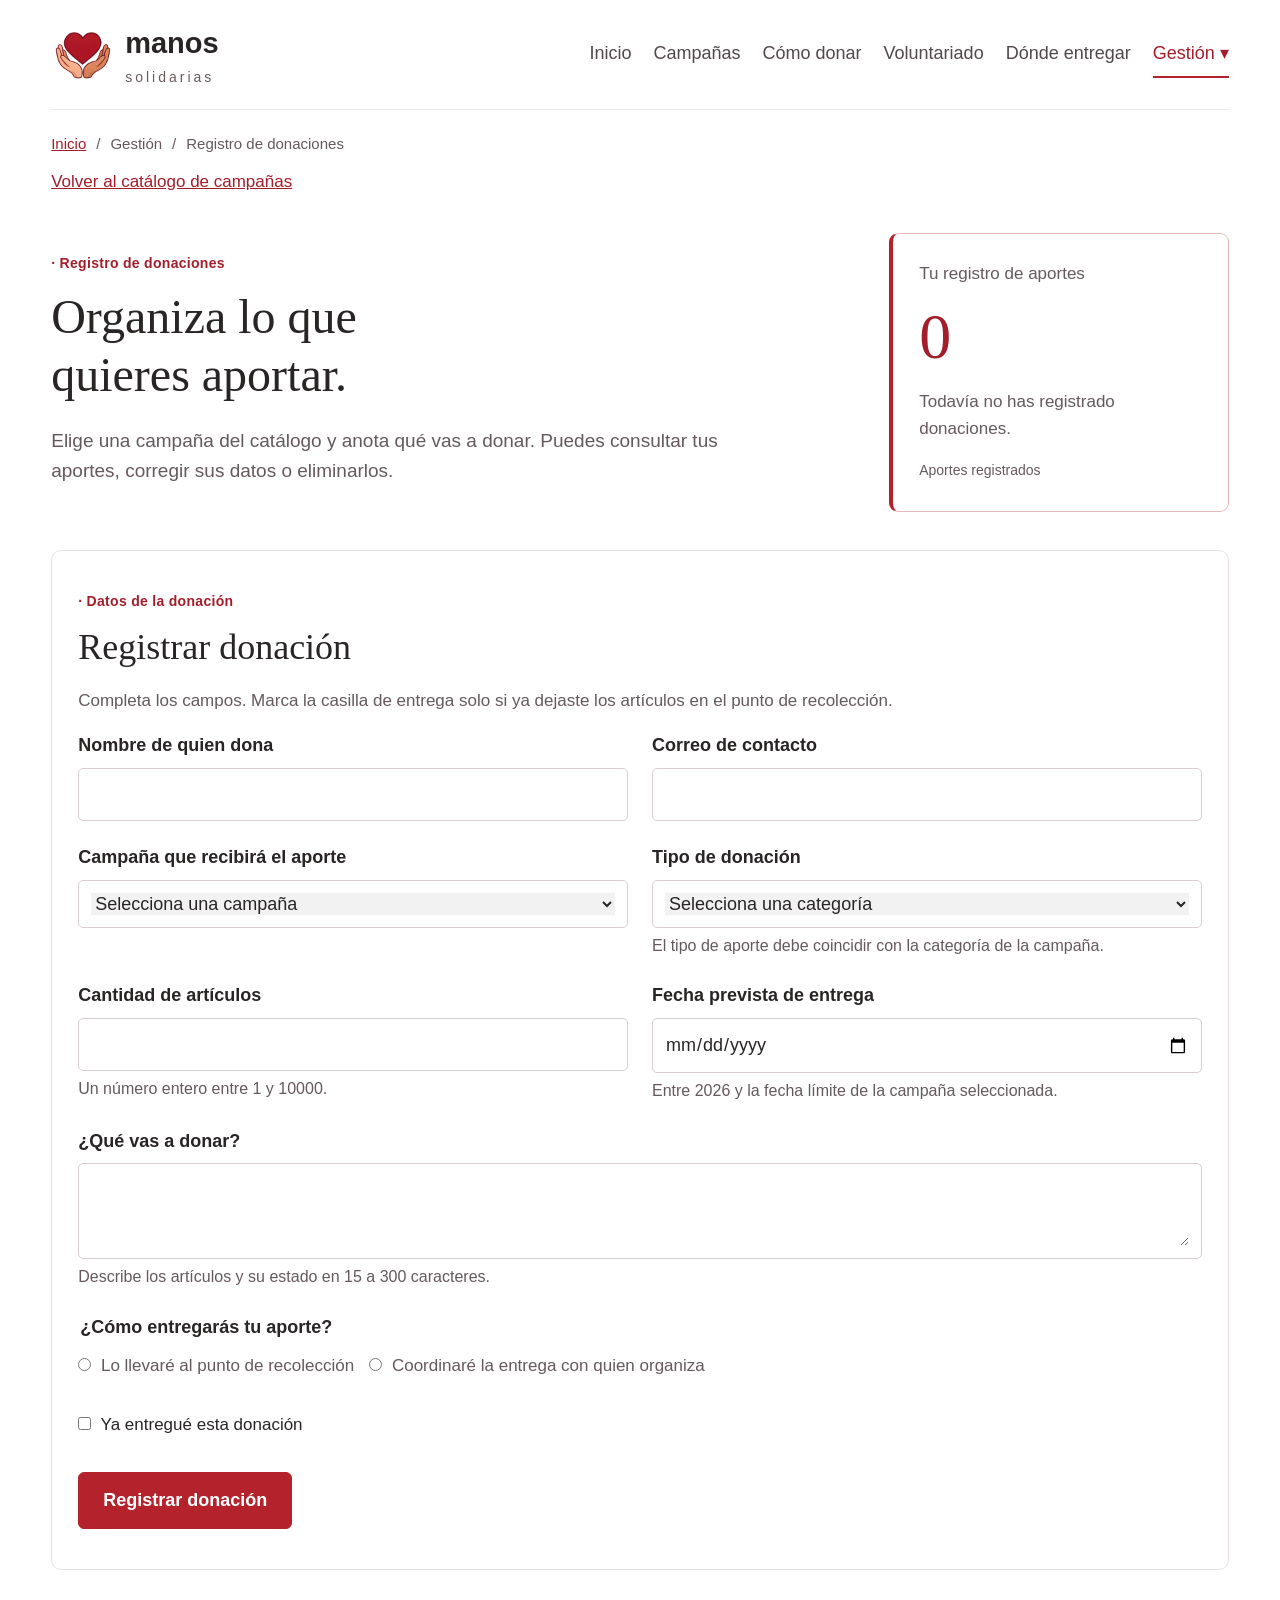
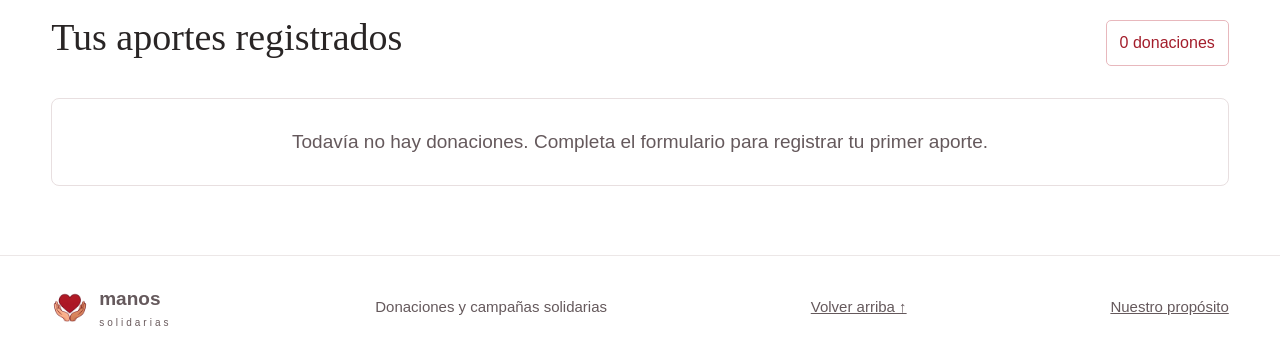
<file: crud-donaciones.html>
<!DOCTYPE html>
<html lang="es">
<head>
    <meta charset="UTF-8">
    <meta name="viewport" content="width=device-width, initial-scale=1.0">
    <meta name="author" content="Reyes Triviño Johan Jaret">
    <meta name="description" content="Registra, consulta, edita y elimina tus aportes de ejemplo.">
    <title>Manos Solidarias | Registro de donaciones</title>
    <link rel="stylesheet" href="css/estilos.css">
    <style>#encabezado-donaciones { background-color: #ffffff; } .nombre-donacion { color: #a31d2b; }</style>
</head>
<body>
<header id="cabecera"><a class="marca" href="index.html" onclick="return confirmarSalida();"><img src="img/manos-corazon.png" alt="Manos sosteniendo un corazón rojo"><span class="nombre-marca">manos<span>solidarias</span></span></a><button id="boton-menu" class="boton-menu" type="button" aria-expanded="false" aria-controls="menu-sitio">Menú</button>
        <nav id="menu-sitio" class="menu" aria-label="Navegación principal">
            <a href="index.html" onclick="return confirmarSalida();">Inicio</a>
            <a href="campanas.html" onclick="return confirmarSalida();">Campañas</a>
            <a href="como-donar.html" onclick="return confirmarSalida();">Cómo donar</a>
            <a href="voluntariado.html" onclick="return confirmarSalida();">Voluntariado</a>
            <a href="puntos-recoleccion.html" onclick="return confirmarSalida();">Dónde entregar</a>
            <div class="gestion-nav">
                <button id="boton-gestion" class="boton-gestion pagina-actual" type="button" aria-expanded="false" aria-controls="enlaces-gestion">Gestión <span aria-hidden="true">▾</span></button>
                <div id="enlaces-gestion" class="enlaces-gestion" style="display: none;">
                    <a href="crud-campanas.html" onclick="return confirmarSalida();">Gestión de campañas</a>
                    <a class="pagina-actual" aria-current="page" href="crud-donaciones.html" onclick="return confirmarSalida();">Registro de donaciones</a>
                    <a href="crud-donantes.html" onclick="return confirmarSalida();">Registro de donantes</a>
                    <a href="crud-voluntarios.html" onclick="return confirmarSalida();">Registro de voluntarios</a>
                    <a href="crud-puntos.html" onclick="return confirmarSalida();">Gestión de puntos</a>
                </div>
            </div>
        </nav></header>
<main>
        <div class="ubicacion-gestion"><nav class="ruta-pagina" aria-label="Ubicación en el sitio"><a href="index.html" onclick="return confirmarSalida();">Inicio</a><span aria-hidden="true">/</span><span>Gestión</span><span aria-hidden="true">/</span><span>Registro de donaciones</span></nav><p class="regreso-contexto"><a href="campanas.html" onclick="return confirmarSalida();">Volver al catálogo de campañas</a></p></div><section id="encabezado-donaciones" class="encabezado-gestion encabezado-donaciones"><div><p class="etiqueta">Registro de donaciones</p><h1>Organiza lo que<br>quieres aportar.</h1><p>Elige una campaña del catálogo y anota qué vas a donar. Puedes consultar tus aportes, corregir sus datos o eliminarlos.</p></div><aside class="resumen-donaciones"><p>Tu registro de aportes</p><strong id="resumen-total">0</strong><p id="resumen-texto">Todavía no has registrado donaciones.</p><span>Aportes registrados</span></aside></section>
<section class="seccion zona-gestion"><div class="panel-formulario"><p class="etiqueta">Datos de la donación</p><h2 id="titulo-donacion">Registrar donación</h2><p>Completa los campos. Marca la casilla de entrega solo si ya dejaste los artículos en el punto de recolección.</p>

                <form id="formulario-donacion"><div class="campo" id="campo-error-nombre"><label for="nombre-donacion">Nombre de quien dona</label><div class="control"><input id="nombre-donacion" name="nombre" type="text" aria-describedby="error-nombre"></div><p id="error-nombre" class="error" aria-live="polite"></p></div>
<div class="campo" id="campo-error-correo"><label for="correo-donacion">Correo de contacto</label><div class="control"><input id="correo-donacion" name="correo" type="text" aria-describedby="error-correo"></div><p id="error-correo" class="error" aria-live="polite"></p></div>
<div class="campo" id="campo-error-campana"><label for="campana-donacion">Campaña que recibirá el aporte</label><div class="control"><select id="campana-donacion" name="campana" aria-describedby="error-campana"><option value="">Selecciona una campaña</option><option value="0">Una despensa compartida</option><option value="1">Abrigos para la comunidad</option><option value="2">Juguetes para compartir</option><option value="3">Apoyo a la cocina comunitaria</option><option value="4">Ropa para volver a empezar</option><option value="5">Un espacio para jugar</option></select></div><p id="error-campana" class="error" aria-live="polite"></p></div>
<div class="campo" id="campo-error-categoria"><label for="categoria-donacion">Tipo de donación</label><div class="control"><select id="categoria-donacion" name="categoria" aria-describedby="ayuda-categoria error-categoria"><option value="">Selecciona una categoría</option><option value="Alimentos">Alimentos</option><option value="Ropa">Ropa</option><option value="Juguetes">Juguetes</option></select></div><p id="ayuda-categoria" class="ayuda">El tipo de aporte debe coincidir con la categoría de la campaña.</p><p id="error-categoria" class="error" aria-live="polite"></p></div>
<div class="campo" id="campo-error-cantidad"><label for="cantidad-donacion">Cantidad de artículos</label><div class="control"><input id="cantidad-donacion" name="cantidad" type="text" aria-describedby="ayuda-cantidad error-cantidad"></div><p id="ayuda-cantidad" class="ayuda">Un número entero entre 1 y 10000.</p><p id="error-cantidad" class="error" aria-live="polite"></p></div>
<div class="campo" id="campo-error-fecha"><label for="fecha-donacion">Fecha prevista de entrega</label><div class="control"><input id="fecha-donacion" name="fecha" type="date" aria-describedby="ayuda-fecha error-fecha"></div><p id="ayuda-fecha" class="ayuda">Entre 2026 y la fecha límite de la campaña seleccionada.</p><p id="error-fecha" class="error" aria-live="polite"></p></div>
<div class="campo" id="campo-error-detalle"><label for="detalle-donacion">¿Qué vas a donar?</label><div class="control"><textarea id="detalle-donacion" name="detalle" rows="3" aria-describedby="ayuda-detalle error-detalle"></textarea></div><p id="ayuda-detalle" class="ayuda">Describe los artículos y su estado en 15 a 300 caracteres.</p><p id="error-detalle" class="error" aria-live="polite"></p></div>
<fieldset class="campo campo-ancho" id="campo-error-modalidad"><legend>¿Cómo entregarás tu aporte?</legend><label class="opcion"><input type="radio" name="modalidad" value="Entrega directa"> Lo llevaré al punto de recolección</label><label class="opcion"><input type="radio" name="modalidad" value="Coordinar entrega"> Coordinaré la entrega con quien organiza</label><p id="error-modalidad" class="error" aria-live="polite"></p></fieldset>
<div class="campo campo-ancho"><label class="opcion" for="entregada-donacion"><input id="entregada-donacion" name="entregada" type="checkbox"> Ya entregué esta donación</label></div>
<div class="acciones-formulario"><button id="guardar-donacion" class="boton boton-principal" type="button">Registrar donación</button><button id="cancelar-donacion" class="boton boton-secundario" type="button" style="display: none;">Cancelar edición</button></div><p id="estado-donacion" class="estado" role="status" aria-live="polite"></p></form></div>
<section class="panel-registros" aria-labelledby="titulo-aportes"><div class="cabecera-registros"><h2 id="titulo-aportes">Tus aportes registrados</h2><span id="total-donaciones" class="contador">0 donaciones</span></div><p id="sin-donaciones" class="vacio">Todavía no hay donaciones. Completa el formulario para registrar tu primer aporte.</p><div id="lista-donaciones"></div></section></section></main><footer class="pie"><div class="contenido-pie"><a class="marca marca-pie" href="index.html" onclick="return confirmarSalida();"><img src="img/manos-corazon.png" alt=""><span class="nombre-marca">manos<span>solidarias</span></span></a><p>Donaciones y campañas solidarias</p><a href="#cabecera">Volver arriba ↑</a><a href="index.html#proposito" onclick="return confirmarSalida();">Nuestro propósito</a></div></footer><script src="js/donaciones.js"></script>    <script src="js/navegacion.js"></script>
</body></html>
</file>
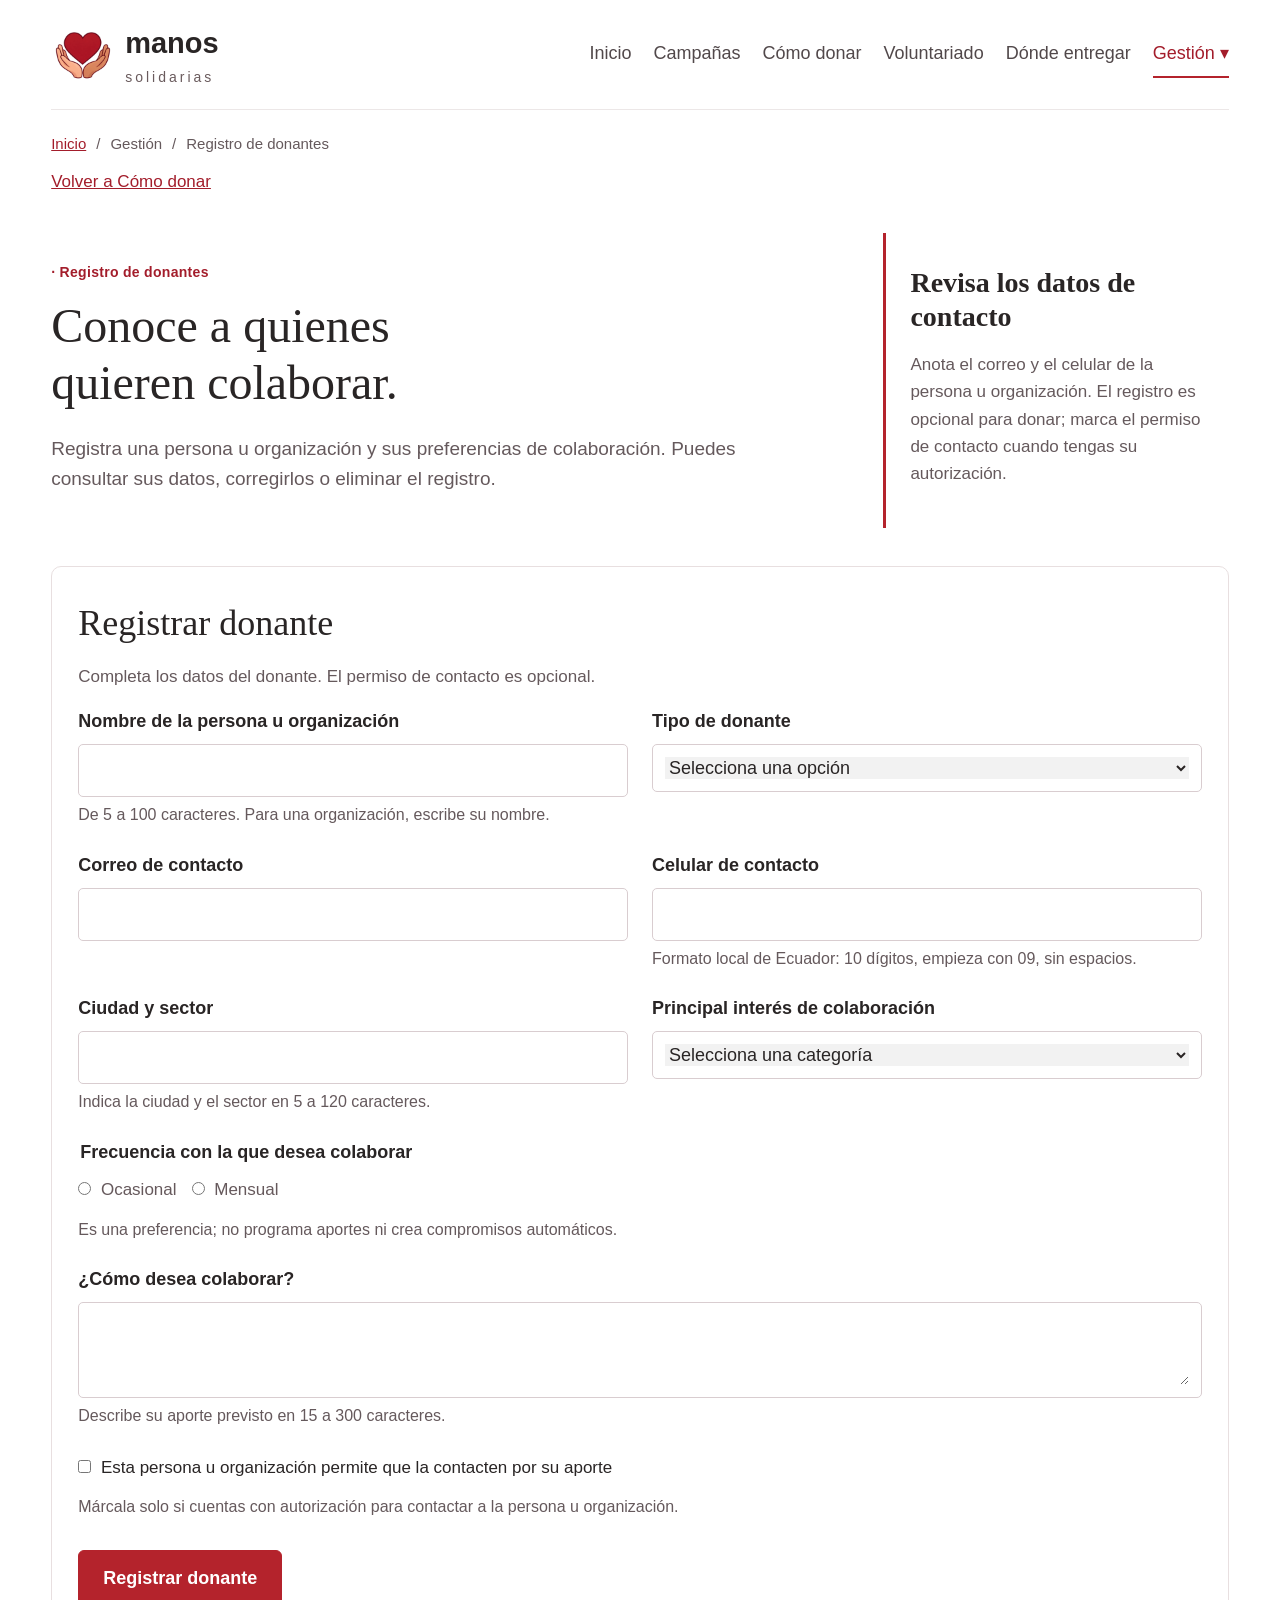
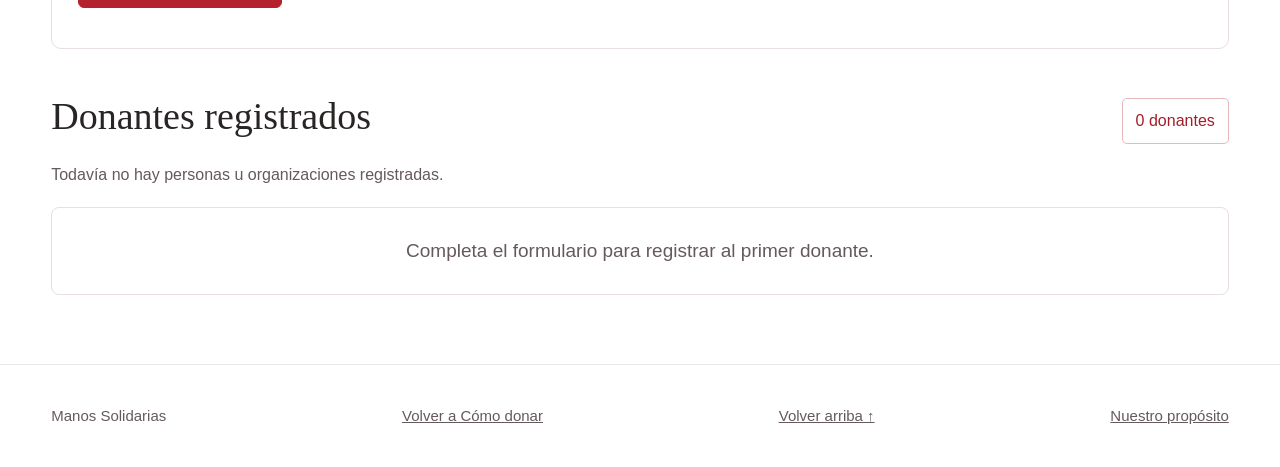
<file: crud-donantes.html>
<!DOCTYPE html>
<html lang="es">
<head>
    <meta charset="UTF-8">
    <meta name="viewport" content="width=device-width, initial-scale=1.0">
    <meta name="author" content="Méndez Rojas César Nicolas">
    <meta name="description" content="Registra y gestiona personas u organizaciones donantes.">
    <title>Manos Solidarias | Registro de donantes</title>
    <link rel="stylesheet" href="css/estilos.css">
    <style>
        #encabezado-donantes { background-color: #ffffff; }
        .nombre-donante { color: #a31d2b; }
    </style>
</head>
<body>
    <header id="cabecera"><a class="marca" href="index.html" onclick="return confirmarSalida();"><img src="img/manos-corazon.png" alt="Manos en tono piel sosteniendo un corazón rojo"><span class="nombre-marca">manos<span>solidarias</span></span></a><button id="boton-menu" class="boton-menu" type="button" aria-expanded="false" aria-controls="menu-sitio">Menú</button>
        <nav id="menu-sitio" class="menu" aria-label="Navegación principal">
            <a href="index.html" onclick="return confirmarSalida();">Inicio</a>
            <a href="campanas.html" onclick="return confirmarSalida();">Campañas</a>
            <a href="como-donar.html" onclick="return confirmarSalida();">Cómo donar</a>
            <a href="voluntariado.html" onclick="return confirmarSalida();">Voluntariado</a>
            <a href="puntos-recoleccion.html" onclick="return confirmarSalida();">Dónde entregar</a>
            <div class="gestion-nav">
                <button id="boton-gestion" class="boton-gestion pagina-actual" type="button" aria-expanded="false" aria-controls="enlaces-gestion">Gestión <span aria-hidden="true">▾</span></button>
                <div id="enlaces-gestion" class="enlaces-gestion" style="display: none;">
                    <a href="crud-campanas.html" onclick="return confirmarSalida();">Gestión de campañas</a>
                    <a href="crud-donaciones.html" onclick="return confirmarSalida();">Registro de donaciones</a>
                    <a class="pagina-actual" aria-current="page" href="crud-donantes.html" onclick="return confirmarSalida();">Registro de donantes</a>
                    <a href="crud-voluntarios.html" onclick="return confirmarSalida();">Registro de voluntarios</a>
                    <a href="crud-puntos.html" onclick="return confirmarSalida();">Gestión de puntos</a>
                </div>
            </div>
        </nav></header>
    <main>
        <div class="ubicacion-gestion"><nav class="ruta-pagina" aria-label="Ubicación en el sitio"><a href="index.html" onclick="return confirmarSalida();">Inicio</a><span aria-hidden="true">/</span><span>Gestión</span><span aria-hidden="true">/</span><span>Registro de donantes</span></nav><p class="regreso-contexto"><a href="como-donar.html" onclick="return confirmarSalida();">Volver a Cómo donar</a></p></div>
        <section id="encabezado-donantes" class="encabezado-gestion encabezado-donantes"><div><p class="etiqueta">Registro de donantes</p><h1>Conoce a quienes<br>quieren colaborar.</h1><p>Registra una persona u organización y sus preferencias de colaboración. Puedes consultar sus datos, corregirlos o eliminar el registro.</p></div><aside class="nota-registro"><h2>Revisa los datos de contacto</h2><p>Anota el correo y el celular de la persona u organización. El registro es opcional para donar; marca el permiso de contacto cuando tengas su autorización.</p></aside></section>
        <section class="seccion zona-gestion">
            <div class="panel-formulario"><h2 id="titulo-donante">Registrar donante</h2><p>Completa los datos del donante. El permiso de contacto es opcional.</p>
                
                <form id="formulario-donante">
                    <div class="campo" id="campo-error-nombre"><label for="nombre-donante">Nombre de la persona u organización</label><div class="control"><input id="nombre-donante" name="nombre" type="text" aria-describedby="ayuda-nombre error-nombre"></div><p id="ayuda-nombre" class="ayuda">De 5 a 100 caracteres. Para una organización, escribe su nombre.</p><p id="error-nombre" class="error" aria-live="polite"></p></div>
                    <div class="campo" id="campo-error-tipo"><label for="tipo-donante">Tipo de donante</label><div class="control"><select id="tipo-donante" name="tipo" aria-describedby="error-tipo"><option value="">Selecciona una opción</option><option value="Persona">Persona</option><option value="Organización">Organización</option></select></div><p id="error-tipo" class="error" aria-live="polite"></p></div>
                    <div class="campo" id="campo-error-correo"><label for="correo-donante">Correo de contacto</label><div class="control"><input id="correo-donante" name="correo" type="text" aria-describedby="error-correo"></div><p id="error-correo" class="error" aria-live="polite"></p></div>
                    <div class="campo" id="campo-error-celular"><label for="celular-donante">Celular de contacto</label><div class="control"><input id="celular-donante" name="celular" type="text" aria-describedby="ayuda-celular error-celular"></div><p id="ayuda-celular" class="ayuda">Formato local de Ecuador: 10 dígitos, empieza con 09, sin espacios.</p><p id="error-celular" class="error" aria-live="polite"></p></div>
                    <div class="campo" id="campo-error-sector"><label for="sector-donante">Ciudad y sector</label><div class="control"><input id="sector-donante" name="sector" type="text" aria-describedby="ayuda-sector error-sector"></div><p id="ayuda-sector" class="ayuda">Indica la ciudad y el sector en 5 a 120 caracteres.</p><p id="error-sector" class="error" aria-live="polite"></p></div>
                    <div class="campo" id="campo-error-interes"><label for="interes-donante">Principal interés de colaboración</label><div class="control"><select id="interes-donante" name="interes" aria-describedby="error-interes"><option value="">Selecciona una categoría</option><option value="Alimentos">Alimentos</option><option value="Ropa">Ropa</option><option value="Juguetes">Juguetes</option></select></div><p id="error-interes" class="error" aria-live="polite"></p></div>
                    <fieldset class="campo campo-ancho" id="campo-error-frecuencia"><legend>Frecuencia con la que desea colaborar</legend><label class="opcion"><input type="radio" name="frecuencia" value="Ocasional"> Ocasional</label><label class="opcion"><input type="radio" name="frecuencia" value="Mensual"> Mensual</label><p class="ayuda">Es una preferencia; no programa aportes ni crea compromisos automáticos.</p><p id="error-frecuencia" class="error" aria-live="polite"></p></fieldset>
                    <div class="campo campo-ancho" id="campo-error-detalle"><label for="detalle-donante">¿Cómo desea colaborar?</label><div class="control"><textarea id="detalle-donante" name="detalle" rows="3" aria-describedby="ayuda-detalle error-detalle"></textarea></div><p id="ayuda-detalle" class="ayuda">Describe su aporte previsto en 15 a 300 caracteres.</p><p id="error-detalle" class="error" aria-live="polite"></p></div>
                    <div class="campo campo-ancho"><label class="opcion" for="contacto-donante"><input id="contacto-donante" name="contacto" type="checkbox"> Esta persona u organización permite que la contacten por su aporte</label><p class="ayuda">Márcala solo si cuentas con autorización para contactar a la persona u organización.</p></div>
                    <div class="acciones-formulario"><button id="guardar-donante" class="boton boton-principal" type="button">Registrar donante</button><button id="cancelar-donante" class="boton boton-secundario" type="button" style="display: none;">Cancelar edición</button></div>
                    <p id="estado-donante" class="estado" role="status" aria-live="polite"></p>
                </form>
            </div>
            <section class="panel-registros" aria-labelledby="titulo-donantes"><div class="cabecera-registros"><h2 id="titulo-donantes">Donantes registrados</h2><span id="total-donantes" class="contador">0 donantes</span></div><p id="resumen-donantes" class="ayuda" role="status" aria-live="polite">Todavía no hay personas u organizaciones registradas.</p><p id="sin-donantes" class="vacio">Completa el formulario para registrar al primer donante.</p><div id="lista-donantes"></div></section>
        </section>
    </main>
    <footer class="pie"><div class="contenido-pie"><p>Manos Solidarias</p><a href="como-donar.html" onclick="return confirmarSalida();">Volver a Cómo donar</a><a href="#cabecera">Volver arriba ↑</a><a href="index.html#proposito" onclick="return confirmarSalida();">Nuestro propósito</a></div></footer>
    <script src="js/donantes.js"></script>
    <script src="js/navegacion.js"></script>
</body>
</html>
</file>
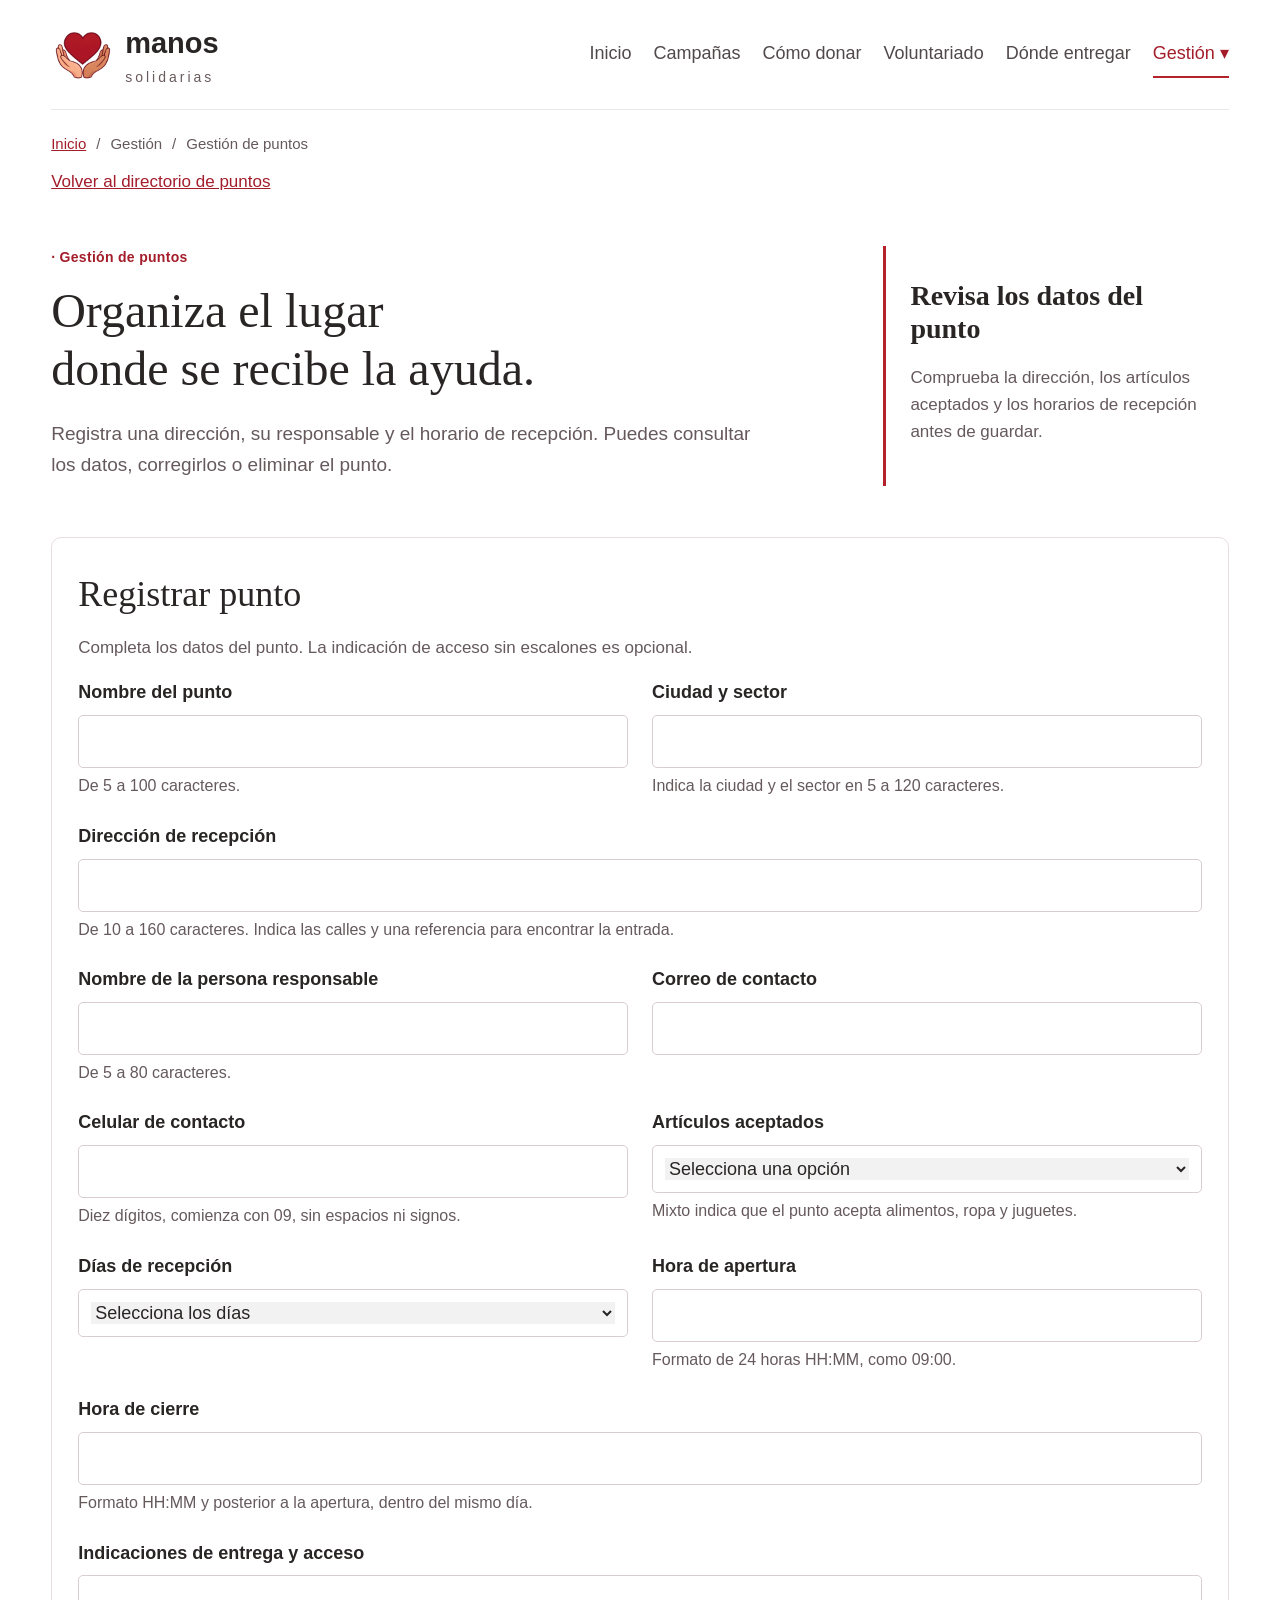
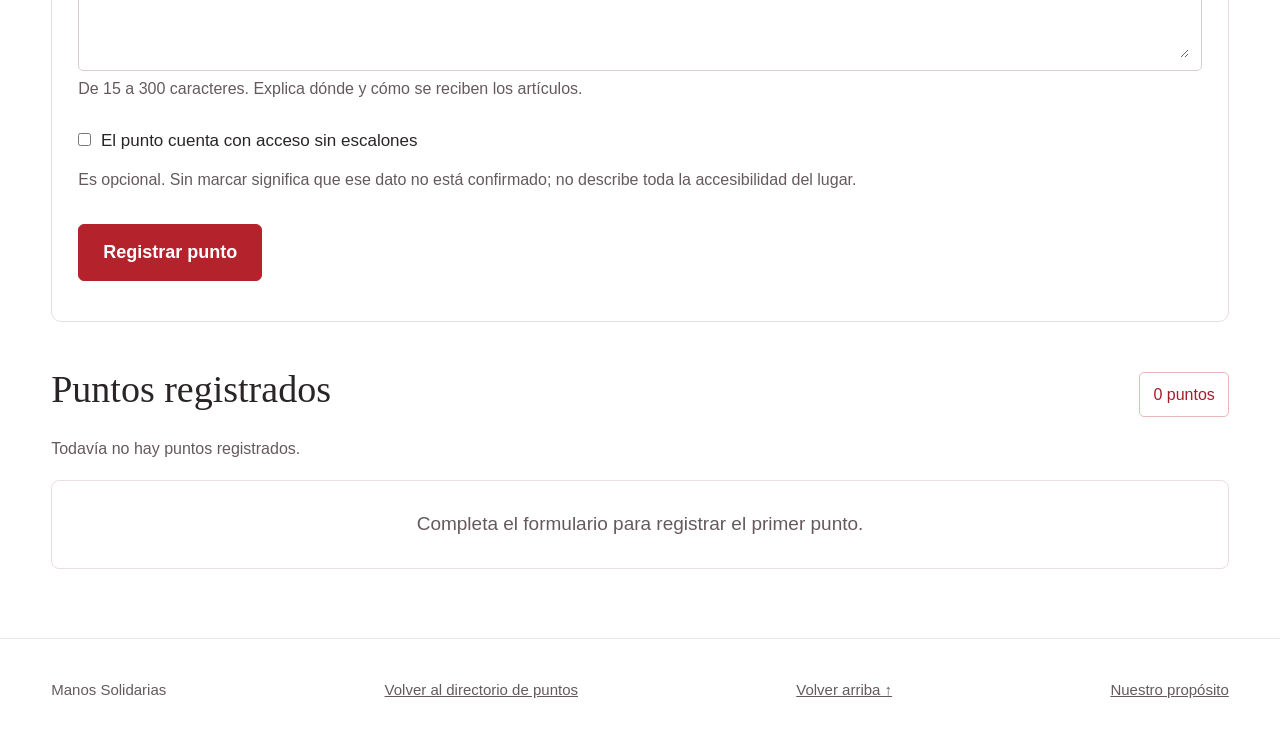
<file: crud-puntos.html>
<!DOCTYPE html>
<html lang="es">
<head>
    <meta charset="UTF-8">
    <meta name="viewport" content="width=device-width, initial-scale=1.0">
    <meta name="author" content="Cesar Ramon Quimis Tomala">
    <meta name="description" content="Registra y gestiona puntos de recolección, sus horarios y artículos aceptados.">
    <title>Manos Solidarias | Gestión de puntos</title>
    <link rel="stylesheet" href="css/estilos.css">
    <style>
        #encabezado-puntos { background-color: #ffffff; }
        .nombre-punto { color: #a31d2b; }
    </style>
</head>
<body>
    <header id="cabecera"><a class="marca" href="index.html" onclick="return confirmarSalida();"><img src="img/manos-corazon.png" alt="Manos en tono piel sosteniendo un corazón rojo"><span class="nombre-marca">manos<span>solidarias</span></span></a><button id="boton-menu" class="boton-menu" type="button" aria-expanded="false" aria-controls="menu-sitio">Menú</button>
        <nav id="menu-sitio" class="menu" aria-label="Navegación principal">
            <a href="index.html" onclick="return confirmarSalida();">Inicio</a>
            <a href="campanas.html" onclick="return confirmarSalida();">Campañas</a>
            <a href="como-donar.html" onclick="return confirmarSalida();">Cómo donar</a>
            <a href="voluntariado.html" onclick="return confirmarSalida();">Voluntariado</a>
            <a href="puntos-recoleccion.html" onclick="return confirmarSalida();">Dónde entregar</a>
            <div class="gestion-nav">
                <button id="boton-gestion" class="boton-gestion pagina-actual" type="button" aria-expanded="false" aria-controls="enlaces-gestion">Gestión <span aria-hidden="true">▾</span></button>
                <div id="enlaces-gestion" class="enlaces-gestion" style="display: none;">
                    <a href="crud-campanas.html" onclick="return confirmarSalida();">Gestión de campañas</a>
                    <a href="crud-donaciones.html" onclick="return confirmarSalida();">Registro de donaciones</a>
                    <a href="crud-donantes.html" onclick="return confirmarSalida();">Registro de donantes</a>
                    <a href="crud-voluntarios.html" onclick="return confirmarSalida();">Registro de voluntarios</a>
                    <a class="pagina-actual" aria-current="page" href="crud-puntos.html" onclick="return confirmarSalida();">Gestión de puntos</a>
                </div>
            </div>
        </nav></header>
    <main>
        <div class="ubicacion-gestion"><nav class="ruta-pagina" aria-label="Ubicación en el sitio"><a href="index.html" onclick="return confirmarSalida();">Inicio</a><span aria-hidden="true">/</span><span>Gestión</span><span aria-hidden="true">/</span><span>Gestión de puntos</span></nav><p class="regreso-contexto"><a href="puntos-recoleccion.html" onclick="return confirmarSalida();">Volver al directorio de puntos</a></p></div>
        <section id="encabezado-puntos" class="encabezado-gestion encabezado-puntos"><div><p class="etiqueta">Gestión de puntos</p><h1>Organiza el lugar<br>donde se recibe la ayuda.</h1><p>Registra una dirección, su responsable y el horario de recepción. Puedes consultar los datos, corregirlos o eliminar el punto.</p></div><aside class="nota-registro"><h2>Revisa los datos del punto</h2><p>Comprueba la dirección, los artículos aceptados y los horarios de recepción antes de guardar.</p></aside></section>
        <section class="seccion zona-gestion">
            <div class="panel-formulario"><h2 id="titulo-punto">Registrar punto</h2><p>Completa los datos del punto. La indicación de acceso sin escalones es opcional.</p>
                
                <form id="formulario-punto">
                    <div class="campo" id="campo-error-nombre"><label for="nombre-punto">Nombre del punto</label><div class="control"><input id="nombre-punto" name="nombre" type="text" aria-describedby="ayuda-nombre error-nombre"></div><p id="ayuda-nombre" class="ayuda">De 5 a 100 caracteres.</p><p id="error-nombre" class="error" aria-live="polite"></p></div>
                    <div class="campo" id="campo-error-sector"><label for="sector-punto">Ciudad y sector</label><div class="control"><input id="sector-punto" name="sector" type="text" aria-describedby="ayuda-sector error-sector"></div><p id="ayuda-sector" class="ayuda">Indica la ciudad y el sector en 5 a 120 caracteres.</p><p id="error-sector" class="error" aria-live="polite"></p></div>
                    <div class="campo campo-ancho" id="campo-error-direccion"><label for="direccion-punto">Dirección de recepción</label><div class="control"><input id="direccion-punto" name="direccion" type="text" aria-describedby="ayuda-direccion error-direccion"></div><p id="ayuda-direccion" class="ayuda">De 10 a 160 caracteres. Indica las calles y una referencia para encontrar la entrada.</p><p id="error-direccion" class="error" aria-live="polite"></p></div>
                    <div class="campo" id="campo-error-responsable"><label for="responsable-punto">Nombre de la persona responsable</label><div class="control"><input id="responsable-punto" name="responsable" type="text" aria-describedby="ayuda-responsable error-responsable"></div><p id="ayuda-responsable" class="ayuda">De 5 a 80 caracteres.</p><p id="error-responsable" class="error" aria-live="polite"></p></div>
                    <div class="campo" id="campo-error-correo"><label for="correo-punto">Correo de contacto</label><div class="control"><input id="correo-punto" name="correo" type="text" aria-describedby="error-correo"></div><p id="error-correo" class="error" aria-live="polite"></p></div>
                    <div class="campo" id="campo-error-celular"><label for="celular-punto">Celular de contacto</label><div class="control"><input id="celular-punto" name="celular" type="text" aria-describedby="ayuda-celular error-celular"></div><p id="ayuda-celular" class="ayuda">Diez dígitos, comienza con 09, sin espacios ni signos.</p><p id="error-celular" class="error" aria-live="polite"></p></div>
                    <div class="campo" id="campo-error-articulos"><label for="articulos-punto">Artículos aceptados</label><div class="control"><select id="articulos-punto" name="articulos" aria-describedby="ayuda-articulos error-articulos"><option value="">Selecciona una opción</option><option value="Alimentos">Alimentos</option><option value="Ropa">Ropa</option><option value="Juguetes">Juguetes</option><option value="Mixto">Mixto</option></select></div><p id="ayuda-articulos" class="ayuda">Mixto indica que el punto acepta alimentos, ropa y juguetes.</p><p id="error-articulos" class="error" aria-live="polite"></p></div>
                    <div class="campo" id="campo-error-dias"><label for="dias-punto">Días de recepción</label><div class="control"><select id="dias-punto" name="dias" aria-describedby="error-dias"><option value="">Selecciona los días</option><option value="Lunes a viernes">Lunes a viernes</option><option value="Sábados">Sábados</option><option value="Domingos">Domingos</option></select></div><p id="error-dias" class="error" aria-live="polite"></p></div>
                    <div class="campo" id="campo-error-apertura"><label for="apertura-punto">Hora de apertura</label><div class="control"><input id="apertura-punto" name="apertura" type="text" aria-describedby="ayuda-apertura error-apertura"></div><p id="ayuda-apertura" class="ayuda">Formato de 24 horas HH:MM, como 09:00.</p><p id="error-apertura" class="error" aria-live="polite"></p></div>
                    <div class="campo" id="campo-error-cierre"><label for="cierre-punto">Hora de cierre</label><div class="control"><input id="cierre-punto" name="cierre" type="text" aria-describedby="ayuda-cierre error-cierre"></div><p id="ayuda-cierre" class="ayuda">Formato HH:MM y posterior a la apertura, dentro del mismo día.</p><p id="error-cierre" class="error" aria-live="polite"></p></div>
                    <div class="campo campo-ancho" id="campo-error-indicaciones"><label for="indicaciones-punto">Indicaciones de entrega y acceso</label><div class="control"><textarea id="indicaciones-punto" name="indicaciones" rows="3" aria-describedby="ayuda-indicaciones error-indicaciones"></textarea></div><p id="ayuda-indicaciones" class="ayuda">De 15 a 300 caracteres. Explica dónde y cómo se reciben los artículos.</p><p id="error-indicaciones" class="error" aria-live="polite"></p></div>
                    <div class="campo campo-ancho"><label class="opcion" for="acceso-punto"><input id="acceso-punto" name="acceso" type="checkbox"> El punto cuenta con acceso sin escalones</label><p class="ayuda">Es opcional. Sin marcar significa que ese dato no está confirmado; no describe toda la accesibilidad del lugar.</p></div>
                    <div class="acciones-formulario"><button id="guardar-punto" class="boton boton-principal" type="button">Registrar punto</button><button id="cancelar-punto" class="boton boton-secundario" type="button" style="display: none;">Cancelar edición</button></div><p id="estado-punto" class="estado" role="status" aria-live="polite"></p>
                </form>
            </div>
            <section class="panel-registros" aria-labelledby="titulo-registros-puntos"><div class="cabecera-registros"><h2 id="titulo-registros-puntos">Puntos registrados</h2><span id="total-puntos" class="contador">0 puntos</span></div><p id="resumen-puntos" class="ayuda" role="status" aria-live="polite">Todavía no hay puntos registrados.</p><p id="sin-puntos" class="vacio">Completa el formulario para registrar el primer punto.</p><div id="lista-puntos"></div></section>
        </section>
    </main>
    <footer class="pie"><div class="contenido-pie"><p>Manos Solidarias</p><a href="puntos-recoleccion.html" onclick="return confirmarSalida();">Volver al directorio de puntos</a><a href="#cabecera">Volver arriba ↑</a><a href="index.html#proposito" onclick="return confirmarSalida();">Nuestro propósito</a></div></footer>
    <script src="js/puntos.js"></script>
    <script src="js/navegacion.js"></script>
</body>
</html>
</file>
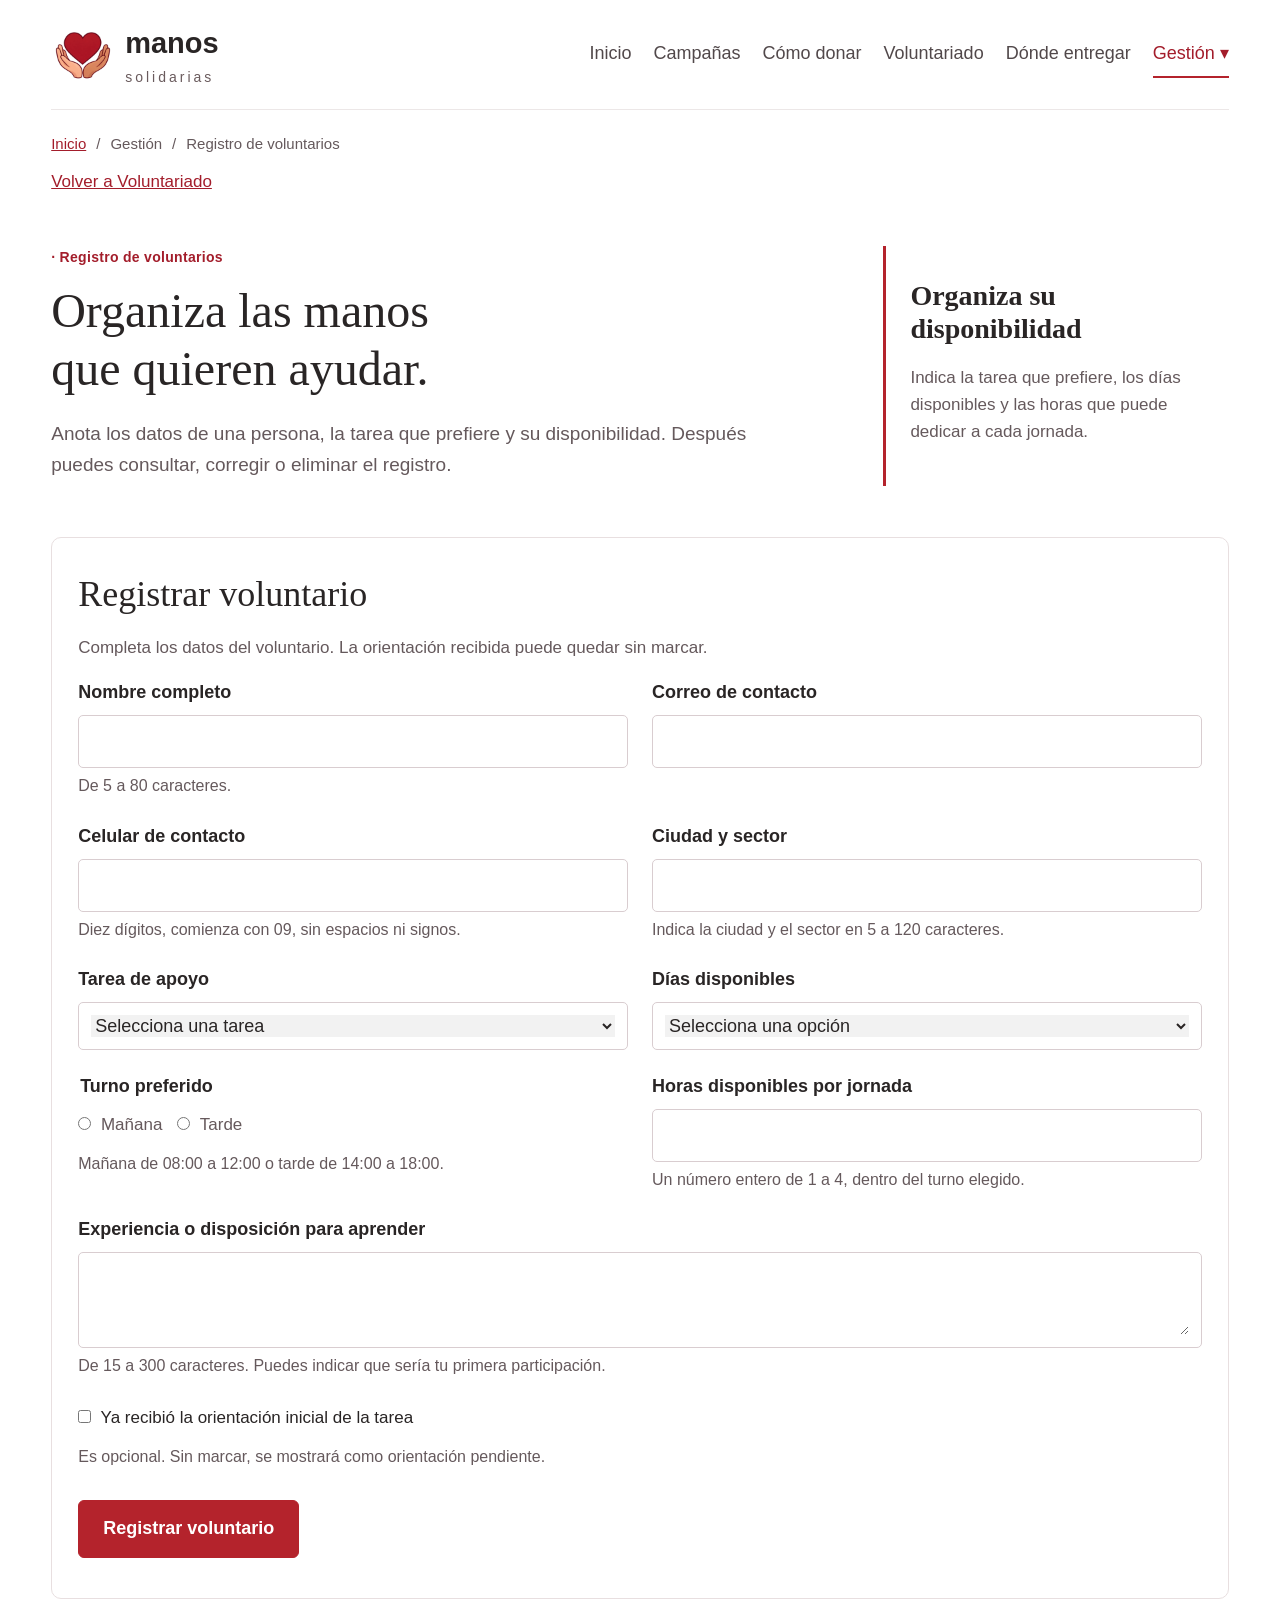
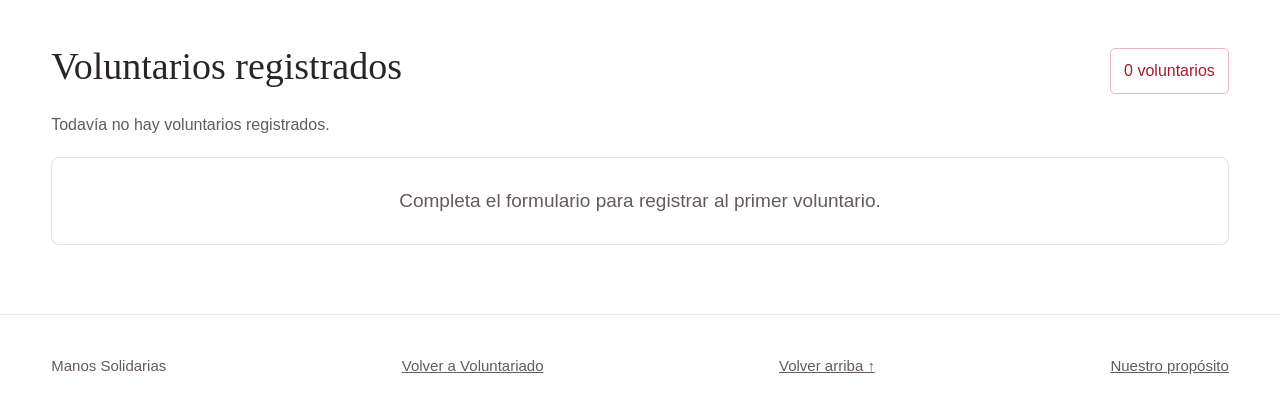
<file: crud-voluntarios.html>
<!DOCTYPE html>
<html lang="es">
<head>
    <meta charset="UTF-8">
    <meta name="viewport" content="width=device-width, initial-scale=1.0">
    <meta name="author" content="Juan Renny Contreras Gordillo">
    <meta name="description" content="Registra voluntarios, sus tareas y su disponibilidad para apoyar campañas solidarias.">
    <title>Manos Solidarias | Registro de voluntarios</title>
    <link rel="stylesheet" href="css/estilos.css">
    <style>
        #encabezado-voluntarios { background-color: #ffffff; }
        .nombre-voluntario { color: #a31d2b; }
    </style>
</head>
<body>
    <header id="cabecera">
        <a class="marca" href="index.html" onclick="return confirmarSalida();"><img src="img/manos-corazon.png" alt="Manos en tono piel sosteniendo un corazón rojo"><span class="nombre-marca">manos<span>solidarias</span></span></a>
        <button id="boton-menu" class="boton-menu" type="button" aria-expanded="false" aria-controls="menu-sitio">Menú</button>
        <nav id="menu-sitio" class="menu" aria-label="Navegación principal">
            <a href="index.html" onclick="return confirmarSalida();">Inicio</a>
            <a href="campanas.html" onclick="return confirmarSalida();">Campañas</a>
            <a href="como-donar.html" onclick="return confirmarSalida();">Cómo donar</a>
            <a href="voluntariado.html" onclick="return confirmarSalida();">Voluntariado</a>
            <a href="puntos-recoleccion.html" onclick="return confirmarSalida();">Dónde entregar</a>
            <div class="gestion-nav">
                <button id="boton-gestion" class="boton-gestion pagina-actual" type="button" aria-expanded="false" aria-controls="enlaces-gestion">Gestión <span aria-hidden="true">▾</span></button>
                <div id="enlaces-gestion" class="enlaces-gestion" style="display: none;">
                    <a href="crud-campanas.html" onclick="return confirmarSalida();">Gestión de campañas</a>
                    <a href="crud-donaciones.html" onclick="return confirmarSalida();">Registro de donaciones</a>
                    <a href="crud-donantes.html" onclick="return confirmarSalida();">Registro de donantes</a>
                    <a class="pagina-actual" aria-current="page" href="crud-voluntarios.html" onclick="return confirmarSalida();">Registro de voluntarios</a>
                    <a href="crud-puntos.html" onclick="return confirmarSalida();">Gestión de puntos</a>
                </div>
            </div>
        </nav>
    </header>
    <main>
        <div class="ubicacion-gestion"><nav class="ruta-pagina" aria-label="Ubicación en el sitio"><a href="index.html" onclick="return confirmarSalida();">Inicio</a><span aria-hidden="true">/</span><span>Gestión</span><span aria-hidden="true">/</span><span>Registro de voluntarios</span></nav><p class="regreso-contexto"><a href="voluntariado.html" onclick="return confirmarSalida();">Volver a Voluntariado</a></p></div>
        <section id="encabezado-voluntarios" class="encabezado-gestion encabezado-voluntarios"><div><p class="etiqueta">Registro de voluntarios</p><h1>Organiza las manos<br>que quieren ayudar.</h1><p>Anota los datos de una persona, la tarea que prefiere y su disponibilidad. Después puedes consultar, corregir o eliminar el registro.</p></div><aside class="nota-registro"><h2>Organiza su disponibilidad</h2><p>Indica la tarea que prefiere, los días disponibles y las horas que puede dedicar a cada jornada.</p></aside></section>
        <section class="seccion zona-gestion">
            <div class="panel-formulario"><h2 id="titulo-voluntario">Registrar voluntario</h2><p>Completa los datos del voluntario. La orientación recibida puede quedar sin marcar.</p>
                
                <form id="formulario-voluntario">
                    <div class="campo" id="campo-error-nombre"><label for="nombre-voluntario">Nombre completo</label><div class="control"><input id="nombre-voluntario" name="nombre" type="text" aria-describedby="ayuda-nombre error-nombre"></div><p id="ayuda-nombre" class="ayuda">De 5 a 80 caracteres.</p><p id="error-nombre" class="error" aria-live="polite"></p></div>
                    <div class="campo" id="campo-error-correo"><label for="correo-voluntario">Correo de contacto</label><div class="control"><input id="correo-voluntario" name="correo" type="text" aria-describedby="error-correo"></div><p id="error-correo" class="error" aria-live="polite"></p></div>
                    <div class="campo" id="campo-error-celular"><label for="celular-voluntario">Celular de contacto</label><div class="control"><input id="celular-voluntario" name="celular" type="text" aria-describedby="ayuda-celular error-celular"></div><p id="ayuda-celular" class="ayuda">Diez dígitos, comienza con 09, sin espacios ni signos.</p><p id="error-celular" class="error" aria-live="polite"></p></div>
                    <div class="campo" id="campo-error-sector"><label for="sector-voluntario">Ciudad y sector</label><div class="control"><input id="sector-voluntario" name="sector" type="text" aria-describedby="ayuda-sector error-sector"></div><p id="ayuda-sector" class="ayuda">Indica la ciudad y el sector en 5 a 120 caracteres.</p><p id="error-sector" class="error" aria-live="polite"></p></div>
                    <div class="campo" id="campo-error-tarea"><label for="tarea-voluntario">Tarea de apoyo</label><div class="control"><select id="tarea-voluntario" name="tarea" aria-describedby="error-tarea"><option value="">Selecciona una tarea</option><option value="Recepción">Recepción</option><option value="Clasificación">Clasificación</option><option value="Preparación">Preparación</option></select></div><p id="error-tarea" class="error" aria-live="polite"></p></div>
                    <div class="campo" id="campo-error-disponibilidad"><label for="disponibilidad-voluntario">Días disponibles</label><div class="control"><select id="disponibilidad-voluntario" name="disponibilidad" aria-describedby="error-disponibilidad"><option value="">Selecciona una opción</option><option value="Entre semana">Entre semana</option><option value="Fin de semana">Fin de semana</option></select></div><p id="error-disponibilidad" class="error" aria-live="polite"></p></div>
                    <fieldset class="campo" aria-describedby="ayuda-turno error-turno" id="campo-error-turno"><legend>Turno preferido</legend><label class="opcion"><input type="radio" name="turno" value="Mañana"> Mañana</label><label class="opcion"><input type="radio" name="turno" value="Tarde"> Tarde</label><p id="ayuda-turno" class="ayuda">Mañana de 08:00 a 12:00 o tarde de 14:00 a 18:00.</p><p id="error-turno" class="error" aria-live="polite"></p></fieldset>
                    <div class="campo" id="campo-error-horas"><label for="horas-voluntario">Horas disponibles por jornada</label><div class="control"><input id="horas-voluntario" name="horas" type="text" aria-describedby="ayuda-horas error-horas"></div><p id="ayuda-horas" class="ayuda">Un número entero de 1 a 4, dentro del turno elegido.</p><p id="error-horas" class="error" aria-live="polite"></p></div>
                    <div class="campo campo-ancho" id="campo-error-experiencia"><label for="experiencia-voluntario">Experiencia o disposición para aprender</label><div class="control"><textarea id="experiencia-voluntario" name="experiencia" rows="3" aria-describedby="ayuda-experiencia error-experiencia"></textarea></div><p id="ayuda-experiencia" class="ayuda">De 15 a 300 caracteres. Puedes indicar que sería tu primera participación.</p><p id="error-experiencia" class="error" aria-live="polite"></p></div>
                    <div class="campo campo-ancho"><label class="opcion" for="orientacion-voluntario"><input id="orientacion-voluntario" name="orientacion" type="checkbox"> Ya recibió la orientación inicial de la tarea</label><p class="ayuda">Es opcional. Sin marcar, se mostrará como orientación pendiente.</p></div>
                    <div class="acciones-formulario"><button id="guardar-voluntario" class="boton boton-principal" type="button">Registrar voluntario</button><button id="cancelar-voluntario" class="boton boton-secundario" type="button" style="display: none;">Cancelar edición</button></div>
                    <p id="estado-voluntario" class="estado" role="status" aria-live="polite"></p>
                </form>
            </div>
            <section class="panel-registros" aria-labelledby="titulo-voluntarios"><div class="cabecera-registros"><h2 id="titulo-voluntarios">Voluntarios registrados</h2><span id="total-voluntarios" class="contador">0 voluntarios</span></div><p id="resumen-voluntarios" class="ayuda" role="status" aria-live="polite">Todavía no hay voluntarios registrados.</p><p id="sin-voluntarios" class="vacio">Completa el formulario para registrar al primer voluntario.</p><div id="lista-voluntarios"></div></section>
        </section>
    </main>
    <footer class="pie"><div class="contenido-pie"><p>Manos Solidarias</p><a href="voluntariado.html" onclick="return confirmarSalida();">Volver a Voluntariado</a><a href="#cabecera">Volver arriba ↑</a><a href="index.html#proposito" onclick="return confirmarSalida();">Nuestro propósito</a></div></footer>
    <script src="js/voluntarios.js"></script>
    <script src="js/navegacion.js"></script>
</body>
</html>
</file>
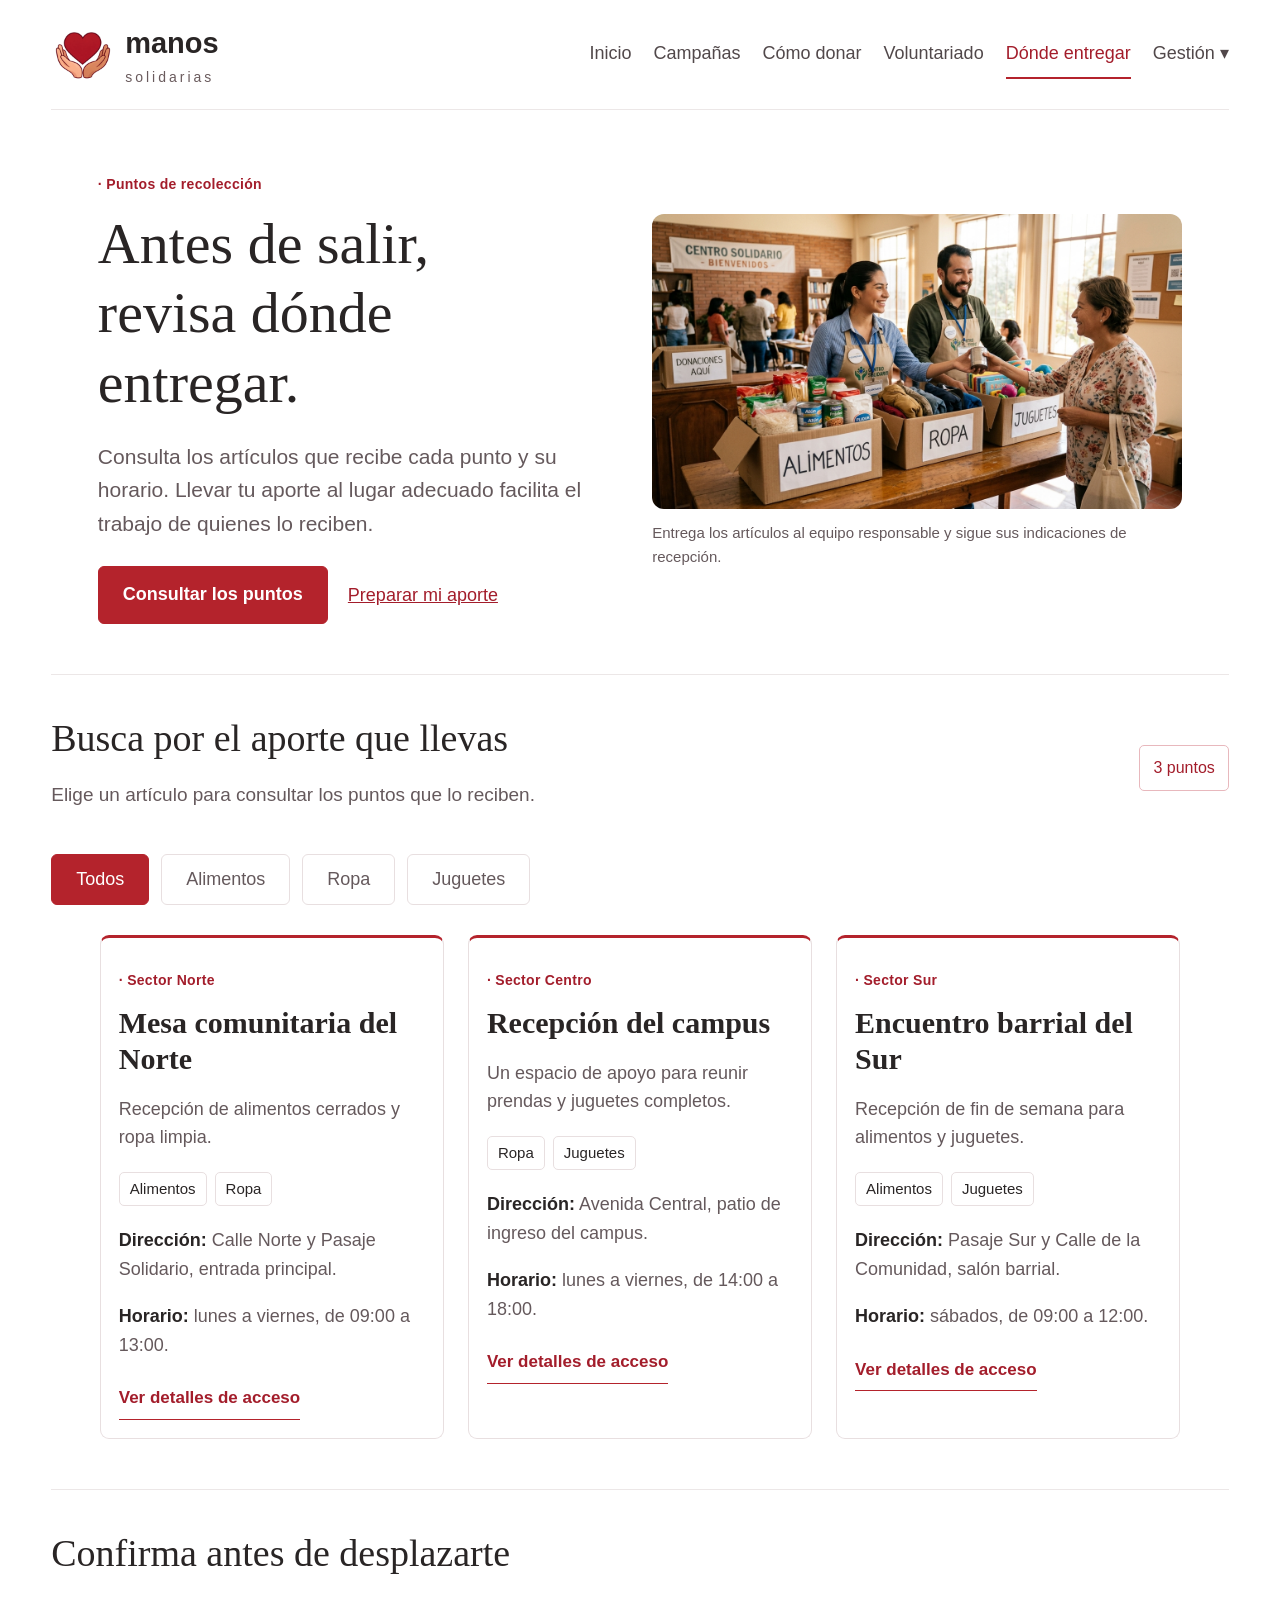
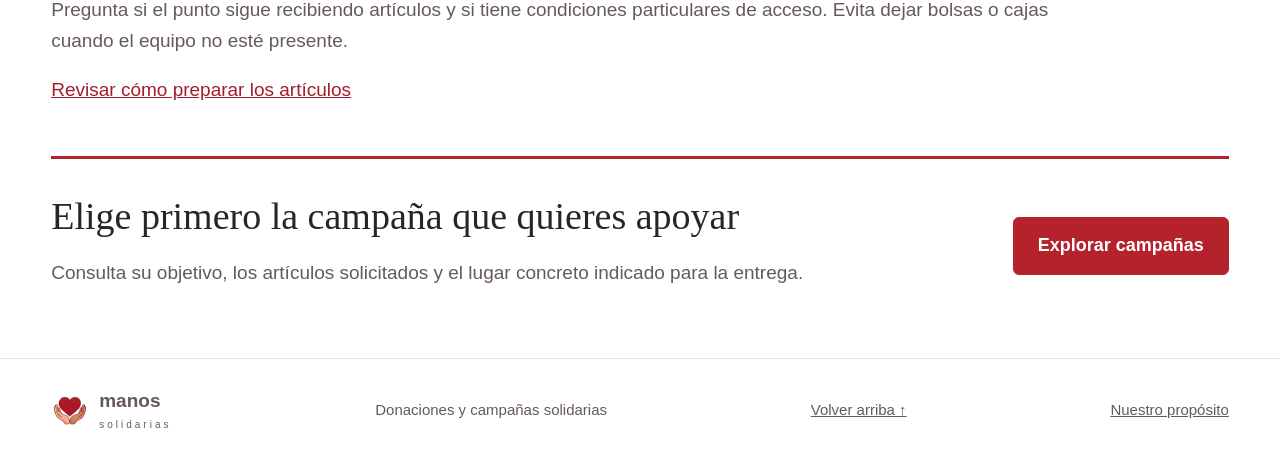
<file: puntos-recoleccion.html>
<!DOCTYPE html>
<html lang="es">
<head>
    <meta charset="UTF-8">
    <meta name="viewport" content="width=device-width, initial-scale=1.0">
    <meta name="author" content="Cesar Ramon Quimis Tomala">
    <meta name="description" content="Consulta puntos de recolección de ejemplo, artículos aceptados, horarios y detalles de acceso.">
    <title>Manos Solidarias | Puntos de recolección</title>
    <link rel="stylesheet" href="css/estilos.css">
    <style>
        #presentacion-puntos { background-color: #ffffff; }
        .nota-directorio { color: #65595c; }
    </style>
</head>
<body>
    <header id="cabecera">
        <a class="marca" href="index.html" onclick="return confirmarSalida();"><img src="img/manos-corazon.png" alt="Manos en tono piel sosteniendo un corazón rojo"><span class="nombre-marca">manos<span>solidarias</span></span></a>
        <button id="boton-menu" class="boton-menu" type="button" aria-expanded="false" aria-controls="menu-sitio">Menú</button>
        <nav id="menu-sitio" class="menu" aria-label="Navegación principal">
            <a href="index.html" onclick="return confirmarSalida();">Inicio</a>
            <a href="campanas.html" onclick="return confirmarSalida();">Campañas</a>
            <a href="como-donar.html" onclick="return confirmarSalida();">Cómo donar</a>
            <a href="voluntariado.html" onclick="return confirmarSalida();">Voluntariado</a>
            <a class="pagina-actual" aria-current="page" href="puntos-recoleccion.html" onclick="return confirmarSalida();">Dónde entregar</a>
            <div class="gestion-nav">
                <button id="boton-gestion" class="boton-gestion" type="button" aria-expanded="false" aria-controls="enlaces-gestion">Gestión <span aria-hidden="true">▾</span></button>
                <div id="enlaces-gestion" class="enlaces-gestion" style="display: none;">
                    <a href="crud-campanas.html" onclick="return confirmarSalida();">Gestión de campañas</a>
                    <a href="crud-donaciones.html" onclick="return confirmarSalida();">Registro de donaciones</a>
                    <a href="crud-donantes.html" onclick="return confirmarSalida();">Registro de donantes</a>
                    <a href="crud-voluntarios.html" onclick="return confirmarSalida();">Registro de voluntarios</a>
                    <a href="crud-puntos.html" onclick="return confirmarSalida();">Gestión de puntos</a>
                </div>
            </div>
        </nav>
    </header>
    <main>
        <section id="presentacion-puntos" class="seccion portada-puntos">
            <div class="texto-puntos"><p class="etiqueta">Puntos de recolección</p><h1>Antes de salir,<br>revisa dónde entregar.</h1><p class="introduccion">Consulta los artículos que recibe cada punto y su horario. Llevar tu aporte al lugar adecuado facilita el trabajo de quienes lo reciben.</p><div class="acciones-portada"><a class="boton boton-principal" href="#directorio-puntos">Consultar los puntos</a><a class="enlace-catalogo" href="como-donar.html" onclick="return confirmarSalida();">Preparar mi aporte</a></div></div>
            <figure class="foto-puntos">
                <img src="img/recepcion-aportes.png" alt="Mesa de recepción de donaciones con voluntarios y cajas separadas para alimentos, ropa y juguetes en un centro comunitario">
                <figcaption class="nota-directorio">Entrega los artículos al equipo responsable y sigue sus indicaciones de recepción.</figcaption>
            </figure>
        </section>
        <section id="directorio-puntos" class="seccion directorio-puntos" aria-labelledby="titulo-puntos">
            <div class="titulo-seccion"><div><h2 id="titulo-puntos">Busca por el aporte que llevas</h2><p>Elige un artículo para consultar los puntos que lo reciben.</p></div><span id="cantidad-puntos" class="contador" role="status" aria-live="polite">3 puntos</span></div>
            <div class="filtros-catalogo" aria-label="Filtrar puntos por artículos aceptados"><button id="puntos-todos" class="filtro filtro-activo" type="button" aria-pressed="true">Todos</button><button id="puntos-alimentos" class="filtro" type="button" aria-pressed="false">Alimentos</button><button id="puntos-ropa" class="filtro" type="button" aria-pressed="false">Ropa</button><button id="puntos-juguetes" class="filtro" type="button" aria-pressed="false">Juguetes</button></div>
            <div class="lista-directorio">
                <article id="punto-norte" class="tarjeta-punto punto-alimentos punto-ropa">
                    <p class="etiqueta">Sector Norte</p><h3>Mesa comunitaria del Norte</h3><p>Recepción de alimentos cerrados y ropa limpia.</p><div class="articulos-punto"><span>Alimentos</span><span>Ropa</span></div><p><strong>Dirección:</strong> Calle Norte y Pasaje Solidario, entrada principal.</p><p><strong>Horario:</strong> lunes a viernes, de 09:00 a 13:00.</p>
                    <button id="consultar-punto-1" class="enlace-boton" type="button" aria-expanded="false" aria-controls="detalle-punto-1">Ver detalles de acceso</button>
                    <div id="detalle-punto-1" class="detalle-punto" style="display: none;"><p><strong>Entrada:</strong> mesa junto al acceso principal del salón comunitario.</p><p><strong>Acceso sin escalones:</strong> indicado.</p><p><strong>Referencia de contacto:</strong> norte@example.com.</p><p>Entrega las bolsas separadas por tipo de artículo al equipo de recepción.</p></div>
                </article>
                <article id="punto-campus" class="tarjeta-punto punto-ropa punto-juguetes">
                    <p class="etiqueta">Sector Centro</p><h3>Recepción del campus</h3><p>Un espacio de apoyo para reunir prendas y juguetes completos.</p><div class="articulos-punto"><span>Ropa</span><span>Juguetes</span></div><p><strong>Dirección:</strong> Avenida Central, patio de ingreso del campus.</p><p><strong>Horario:</strong> lunes a viernes, de 14:00 a 18:00.</p>
                    <button id="consultar-punto-2" class="enlace-boton" type="button" aria-expanded="false" aria-controls="detalle-punto-2">Ver detalles de acceso</button>
                    <div id="detalle-punto-2" class="detalle-punto" style="display: none;"><p><strong>Entrada:</strong> mesa identificada en el patio del edificio.</p><p><strong>Acceso sin escalones:</strong> sin confirmar.</p><p><strong>Referencia de contacto:</strong> campus@example.com.</p><p>Guarda juntas las piezas de cada juguete y separa la ropa por talla.</p></div>
                </article>
                <article id="punto-sur" class="tarjeta-punto punto-alimentos punto-juguetes">
                    <p class="etiqueta">Sector Sur</p><h3>Encuentro barrial del Sur</h3><p>Recepción de fin de semana para alimentos y juguetes.</p><div class="articulos-punto"><span>Alimentos</span><span>Juguetes</span></div><p><strong>Dirección:</strong> Pasaje Sur y Calle de la Comunidad, salón barrial.</p><p><strong>Horario:</strong> sábados, de 09:00 a 12:00.</p>
                    <button id="consultar-punto-3" class="enlace-boton" type="button" aria-expanded="false" aria-controls="detalle-punto-3">Ver detalles de acceso</button>
                    <div id="detalle-punto-3" class="detalle-punto" style="display: none;"><p><strong>Entrada:</strong> acceso lateral del salón barrial.</p><p><strong>Acceso sin escalones:</strong> indicado.</p><p><strong>Referencia de contacto:</strong> sur@example.com.</p><p>Conserva los alimentos en su empaque original y mantén los juguetes en otra caja.</p></div>
                </article>
            </div>
        </section>
        <section class="seccion indicaciones-puntos"><h2>Confirma antes de desplazarte</h2><p>Pregunta si el punto sigue recibiendo artículos y si tiene condiciones particulares de acceso. Evita dejar bolsas o cajas cuando el equipo no esté presente.</p><a href="como-donar.html#articulos-aceptados" onclick="return confirmarSalida();">Revisar cómo preparar los artículos</a></section>
        <section class="seccion invitacion-donante"><div><h2>Elige primero la campaña que quieres apoyar</h2><p>Consulta su objetivo, los artículos solicitados y el lugar concreto indicado para la entrega.</p></div><a class="boton boton-principal" href="campanas.html" onclick="return confirmarSalida();">Explorar campañas</a></section>
    </main>
    <footer class="pie"><div class="contenido-pie"><a class="marca marca-pie" href="index.html" onclick="return confirmarSalida();"><img src="img/manos-corazon.png" alt=""><span class="nombre-marca">manos<span>solidarias</span></span></a><p>Donaciones y campañas solidarias</p><a href="#cabecera">Volver arriba ↑</a><a href="index.html#proposito" onclick="return confirmarSalida();">Nuestro propósito</a></div></footer>
    <script src="js/puntos-recoleccion.js"></script>
    <script src="js/navegacion.js"></script>
</body>
</html>
</file>
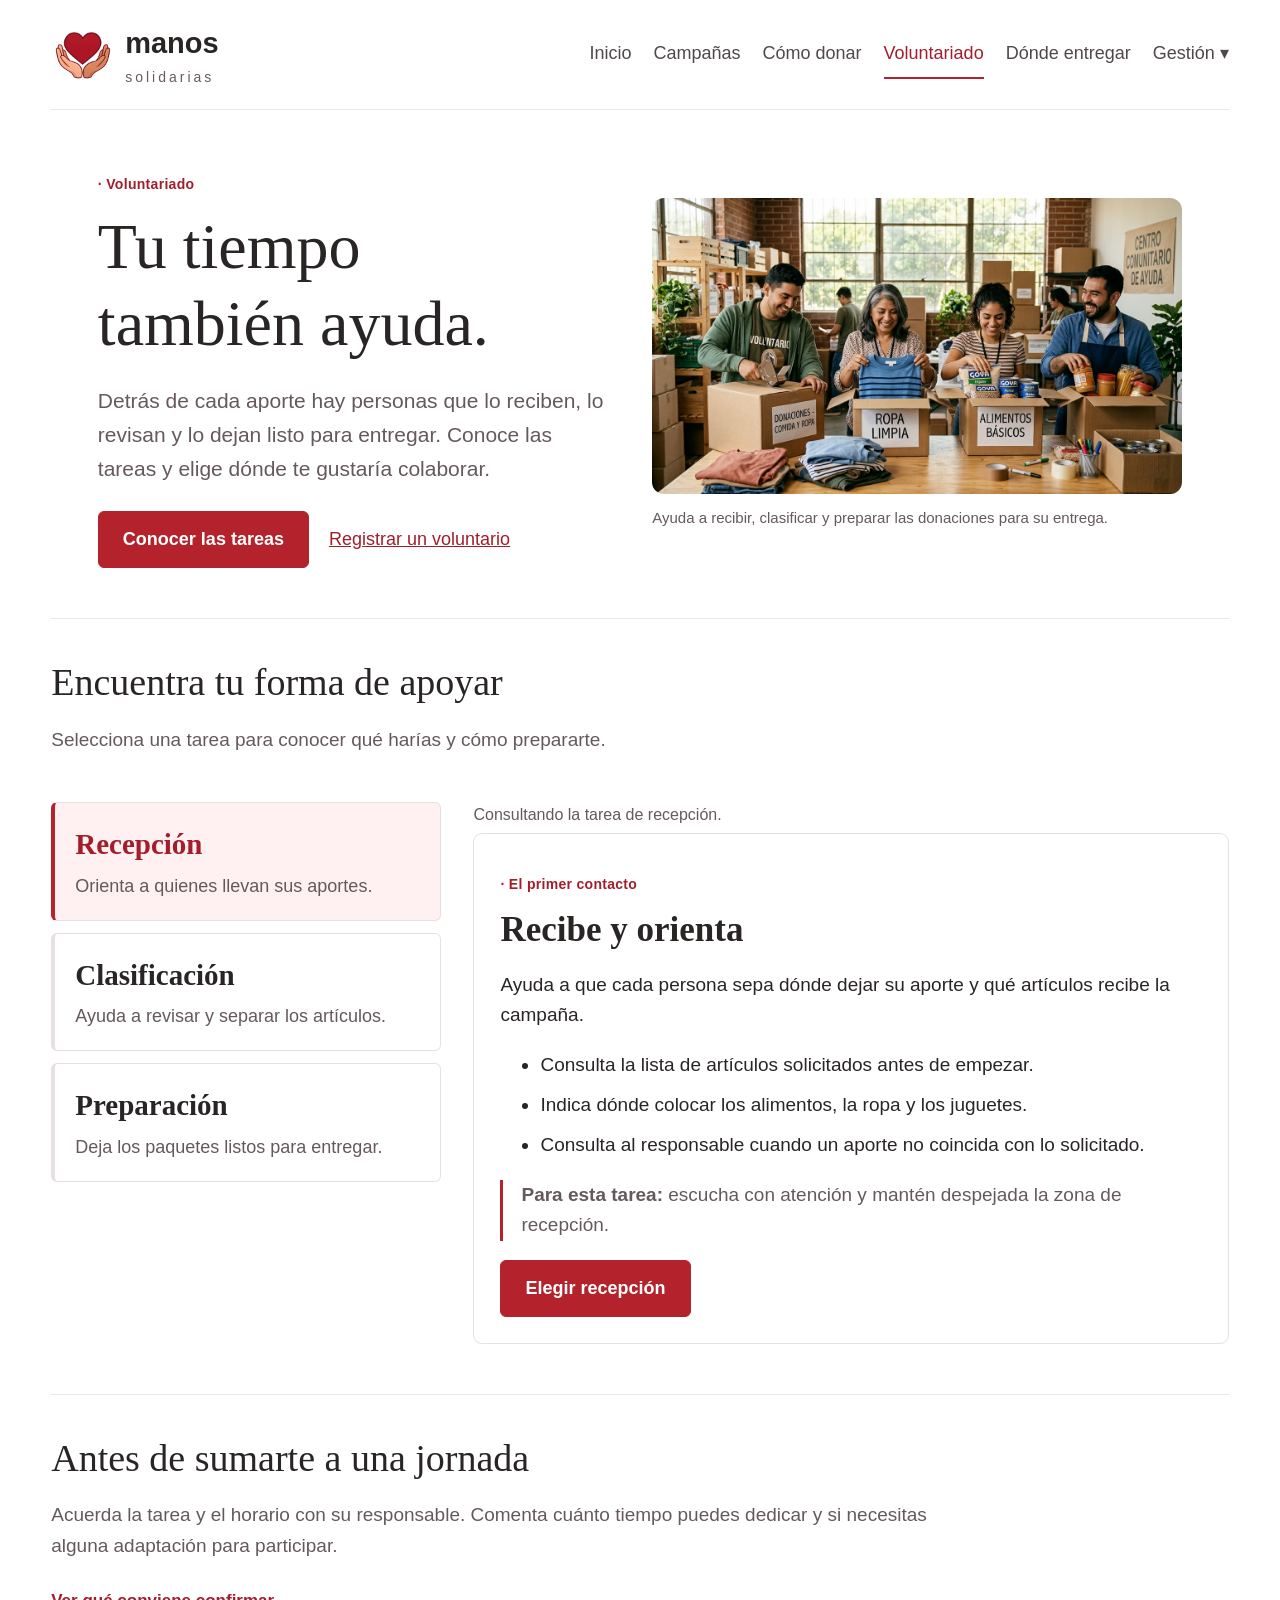
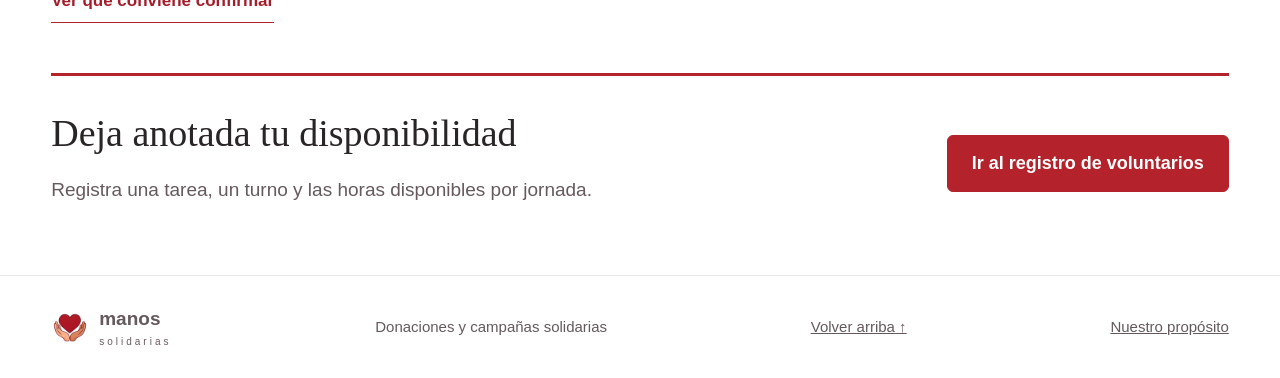
<file: voluntariado.html>
<!DOCTYPE html>
<html lang="es">
<head>
    <meta charset="UTF-8">
    <meta name="viewport" content="width=device-width, initial-scale=1.0">
    <meta name="author" content="Juan Renny Contreras Gordillo">
    <meta name="description" content="Conoce las tareas de voluntariado y consulta cómo apoyar la recepción y preparación de donaciones.">
    <title>Manos Solidarias | Voluntariado</title>
    <link rel="stylesheet" href="css/estilos.css">
    <style>
        #presentacion-voluntariado { background-color: #ffffff; }
        .nota-voluntariado { color: #65595c; }
    </style>
</head>
<body>
    <header id="cabecera">
        <a class="marca" href="index.html" onclick="return confirmarSalida();"><img src="img/manos-corazon.png" alt="Manos en tono piel sosteniendo un corazón rojo"><span class="nombre-marca">manos<span>solidarias</span></span></a>
        <button id="boton-menu" class="boton-menu" type="button" aria-expanded="false" aria-controls="menu-sitio">Menú</button>
        <nav id="menu-sitio" class="menu" aria-label="Navegación principal">
            <a href="index.html" onclick="return confirmarSalida();">Inicio</a>
            <a href="campanas.html" onclick="return confirmarSalida();">Campañas</a>
            <a href="como-donar.html" onclick="return confirmarSalida();">Cómo donar</a>
            <a class="pagina-actual" aria-current="page" href="voluntariado.html" onclick="return confirmarSalida();">Voluntariado</a>
            <a href="puntos-recoleccion.html" onclick="return confirmarSalida();">Dónde entregar</a>
            <div class="gestion-nav">
                <button id="boton-gestion" class="boton-gestion" type="button" aria-expanded="false" aria-controls="enlaces-gestion">Gestión <span aria-hidden="true">▾</span></button>
                <div id="enlaces-gestion" class="enlaces-gestion" style="display: none;">
                    <a href="crud-campanas.html" onclick="return confirmarSalida();">Gestión de campañas</a>
                    <a href="crud-donaciones.html" onclick="return confirmarSalida();">Registro de donaciones</a>
                    <a href="crud-donantes.html" onclick="return confirmarSalida();">Registro de donantes</a>
                    <a href="crud-voluntarios.html" onclick="return confirmarSalida();">Registro de voluntarios</a>
                    <a href="crud-puntos.html" onclick="return confirmarSalida();">Gestión de puntos</a>
                </div>
            </div>
        </nav>
    </header>
    <main>
        <section id="presentacion-voluntariado" class="seccion portada-voluntariado">
            <div class="texto-voluntariado">
                <p class="etiqueta">Voluntariado</p>
                <h1>Tu tiempo<br>también ayuda.</h1>
                <p class="introduccion">Detrás de cada aporte hay personas que lo reciben, lo revisan y lo dejan listo para entregar. Conoce las tareas y elige dónde te gustaría colaborar.</p>
                <div class="acciones-portada"><a class="boton boton-principal" href="#tareas-voluntariado">Conocer las tareas</a><a class="enlace-catalogo" href="crud-voluntarios.html" onclick="return confirmarSalida();">Registrar un voluntario</a></div>
                
            </div>
            <figure class="foto-voluntariado">
                <img src="img/equipo-voluntariado.png" alt="Equipo de voluntarios recibiendo, clasificando y preparando cajas de donaciones en un centro comunitario">
                <figcaption class="nota-voluntariado">Ayuda a recibir, clasificar y preparar las donaciones para su entrega.</figcaption>
            </figure>
        </section>
        <section id="tareas-voluntariado" class="seccion tareas-voluntariado" aria-labelledby="titulo-tareas">
            <div class="titulo-seccion"><div><h2 id="titulo-tareas">Encuentra tu forma de apoyar</h2><p>Selecciona una tarea para conocer qué harías y cómo prepararte.</p></div></div>
            <div class="consulta-tareas">
                <div class="opciones-tareas" aria-label="Tareas de voluntariado">
                    <button id="tarea-recepcion" class="opcion-tarea tarea-activa" type="button" aria-pressed="true" aria-controls="detalle-recepcion"><span>Recepción</span>Orienta a quienes llevan sus aportes.</button>
                    <button id="tarea-clasificacion" class="opcion-tarea" type="button" aria-pressed="false" aria-controls="detalle-clasificacion"><span>Clasificación</span>Ayuda a revisar y separar los artículos.</button>
                    <button id="tarea-preparacion" class="opcion-tarea" type="button" aria-pressed="false" aria-controls="detalle-preparacion"><span>Preparación</span>Deja los paquetes listos para entregar.</button>
                </div>
                <div class="panel-tareas">
                    <p id="estado-tareas" class="ayuda" role="status" aria-live="polite">Consultando la tarea de recepción.</p>
                    <article id="detalle-recepcion" class="detalle-tarea">
                        <p class="etiqueta">El primer contacto</p><h3>Recibe y orienta</h3>
                        <p>Ayuda a que cada persona sepa dónde dejar su aporte y qué artículos recibe la campaña.</p>
                        <ul><li>Consulta la lista de artículos solicitados antes de empezar.</li><li>Indica dónde colocar los alimentos, la ropa y los juguetes.</li><li>Consulta al responsable cuando un aporte no coincida con lo solicitado.</li></ul>
                        <p class="consejo-tarea"><strong>Para esta tarea:</strong> escucha con atención y mantén despejada la zona de recepción.</p>
                        <a class="boton boton-principal" href="crud-voluntarios.html#tarea-0" onclick="return confirmarSalida();">Elegir recepción</a>
                    </article>
                    <article id="detalle-clasificacion" class="detalle-tarea" style="display: none;">
                        <p class="etiqueta">Cada artículo en su lugar</p><h3>Revisa y clasifica</h3>
                        <p>Separa los aportes para que el equipo pueda identificar qué recibió y en qué condiciones está.</p>
                        <ul><li>Agrupa los artículos por tipo y sigue las indicaciones de la campaña.</li><li>Revisa empaques, fechas y el estado general de las prendas o juguetes.</li><li>Deja aparte los artículos que necesiten una revisión del responsable.</li></ul>
                        <p class="consejo-tarea"><strong>Para esta tarea:</strong> trabaja con orden y consulta cómo registrar las cantidades recibidas.</p>
                        <a class="boton boton-principal" href="crud-voluntarios.html#tarea-1" onclick="return confirmarSalida();">Elegir clasificación</a>
                    </article>
                    <article id="detalle-preparacion" class="detalle-tarea" style="display: none;">
                        <p class="etiqueta">Listo para compartir</p><h3>Prepara los paquetes</h3>
                        <p>Organiza los artículos revisados y prepara los paquetes según las indicaciones de quien coordina.</p>
                        <ul><li>Usa cajas o bolsas limpias y apropiadas para su contenido.</li><li>Mantén los alimentos separados de la ropa y los juguetes.</li><li>Etiqueta el contenido y entrega los paquetes al responsable.</li></ul>
                        <p class="consejo-tarea"><strong>Para esta tarea:</strong> confirma qué debe llevar cada paquete antes de cerrarlo.</p>
                        <a class="boton boton-principal" href="crud-voluntarios.html#tarea-2" onclick="return confirmarSalida();">Elegir preparación</a>
                    </article>
                </div>
            </div>
        </section>
        <section class="seccion preparacion-voluntariado" aria-labelledby="titulo-preparacion">
            <div><h2 id="titulo-preparacion">Antes de sumarte a una jornada</h2><p>Acuerda la tarea y el horario con su responsable. Comenta cuánto tiempo puedes dedicar y si necesitas alguna adaptación para participar.</p><button id="consultar-orientacion" class="enlace-boton" type="button" aria-expanded="false" aria-controls="orientacion-voluntariado">Ver qué conviene confirmar</button></div>
            <div id="orientacion-voluntariado" class="orientacion-voluntariado" style="display: none;"><h3>Confirma los detalles</h3><ul><li>El lugar, la hora de llegada y la persona que coordina.</li><li>La tarea asignada y las indicaciones para realizarla.</li><li>Los materiales que proporciona la organización.</li><li>Las pausas y a quién acudir si necesitas ayuda.</li></ul><p>Confirma tu participación y cualquier cambio de disponibilidad con la persona responsable.</p></div>
        </section>
        <section class="seccion invitacion-donante"><div><h2>Deja anotada tu disponibilidad</h2><p>Registra una tarea, un turno y las horas disponibles por jornada.</p></div><a class="boton boton-principal" href="crud-voluntarios.html" onclick="return confirmarSalida();">Ir al registro de voluntarios</a></section>
    </main>
    <footer class="pie"><div class="contenido-pie"><a class="marca marca-pie" href="index.html" onclick="return confirmarSalida();"><img src="img/manos-corazon.png" alt=""><span class="nombre-marca">manos<span>solidarias</span></span></a><p>Donaciones y campañas solidarias</p><a href="#cabecera">Volver arriba ↑</a><a href="index.html#proposito" onclick="return confirmarSalida();">Nuestro propósito</a></div></footer>
    <script src="js/voluntariado.js"></script>
    <script src="js/navegacion.js"></script>
</body>
</html>
</file>
<file: css/estilos.css>
/* CSS propio: sin frameworks, librerías, fuentes externas ni plantillas. */
* { font-family: "Trebuchet MS", Arial, sans-serif; }
body { font-size: 19px; line-height: 1.6; margin: 0; background-color: #ffffff; color: #292525; }
h1, h2, h3 { font-family: Georgia, serif; font-weight: normal; line-height: 1.2; }
h1 { font-size: 48px; margin: 14px 0 22px; }
h2 { font-size: 38px; margin: 9px 0 18px; }
h3 { font-size: 28px; margin: 12px 0; }

/* Jerarquía de tarjetas: título y rótulos destacados, datos en peso normal. */
.contenido-campana h3, .registro-campana h3, .tarjeta-punto h3,
.lista-recorrido > article h3, .detalle-articulos h3, .detalle-tarea h3,
.nota-comunidad h3, .nota-registro h2, .titulo-paso, .opcion-tarea > span {
    font-weight: bold;
}
.contenido-campana strong, .tarjeta-punto strong, .registro-campana strong {
    font-weight: bold;
    color: #292525;
}
p { line-height: 1.6; }
a { color: #a31d2b; }
button, input, select, textarea { font-size: 18px; line-height: 1.5; }
button { cursor: pointer; }
#cabecera { width: 92%; max-width: 1720px; margin: auto; padding: 20px 0; display: flex; flex-wrap: wrap; justify-content: space-between; align-items: center; gap: 18px; border-bottom: 1px solid #ece7e7; }
.marca { display: flex; align-items: center; gap: 10px; text-decoration: none; color: #292525; }
.marca img { width: 64px; height: 64px; }
.nombre-marca { font-weight: bold; font-size: 29px; }
.nombre-marca span { display: block; font-size: 14px; font-weight: normal; letter-spacing: 3px; color: #6a5b5d; }
.menu { display: flex; flex-wrap: wrap; align-items: center; gap: 10px 22px; font-size: 18px; }
.menu > a { text-decoration: none; color: #51484a; padding: 9px 0; border-bottom: 2px solid transparent; }
.menu a:hover, .menu a:focus { color: #a31d2b; border-bottom-color: #b4232c; }
.menu .pagina-actual { color: #a31d2b; border-bottom-color: #b4232c; }
.boton { display: inline-block; padding: 15px 24px; border: 1px solid #b4232c; border-radius: 6px; text-decoration: none; text-align: center; line-height: 1.4; font-size: 18px; font-weight: bold; }
.boton-principal { background-color: #b4232c; color: #ffffff; }
.boton-principal:hover, .boton-principal:focus { background-color: #8e1924; color: #ffffff; }
.boton-secundario { background-color: #ffffff; color: #a31d2b; }
.boton-secundario:hover, .boton-secundario:focus { background-color: #fff1f2; }
.portada { width: 92%; max-width: 1720px; margin: 44px auto 55px; display: flex; flex-wrap: wrap; gap: 48px; justify-content: center; align-items: center; }
.texto-portada { width: 43%; max-width: 760px; min-width: 260px; flex-grow: 0; }
.etiqueta { color: #a31d2b; font-size: 14px; font-weight: bold; line-height: 1.5; letter-spacing: 0.3px; }
.mensaje-principal { font-size: 68px; line-height: 1.1; margin: 20px 0; }
.punto-rojo { color: #b4232c; font-family: Georgia, serif; }
.introduccion { font-size: 21px; line-height: 1.6; max-width: 700px; color: #65595c; }
.acciones-portada { display: flex; flex-wrap: wrap; gap: 12px; margin-top: 26px; }
.nota { color: #65595c; font-size: 15px; margin-top: 20px; }
.foto-portada { width: 45%; max-width: 850px; min-width: 260px; flex-grow: 0; margin: 0; }
.foto-portada > img { display: block; width: 100%; border-radius: 12px 12px 0 0; }
.mensaje-foto { background-color: #b4232c; color: #ffffff; border-radius: 0 0 12px 12px; padding: 18px 24px; display: flex; align-items: center; justify-content: space-between; gap: 12px; }
.mensaje-foto .etiqueta { color: #ffe3e5; font-size: 14px; margin: 0 0 6px; }
.mensaje-foto h2 { font-size: 28px; margin: 0; }
.corazon { font-size: 38px; color: #ffffff; }
.seccion { width: 92%; max-width: 1720px; margin: 50px auto; }
.titulo-seccion { display: flex; flex-wrap: wrap; align-items: center; justify-content: space-between; gap: 15px; margin-bottom: 10px; }
.titulo-seccion > p { color: #65595c; font-size: 17px; }
.pasos { display: flex; flex-wrap: wrap; gap: 20px; }
.paso { display: flex; flex-direction: column; align-items: stretch; width: 25%; min-width: 210px; flex-grow: 1; padding: 22px; border: 1px solid #e8dfe0; border-top: 3px solid #e8dfe0; border-radius: 9px; background-color: #ffffff; text-align: left; color: #292525; }
.numero-paso { display: block; color: #b4232c; font-size: 30px; line-height: 1.2; font-family: Georgia, serif; }
.titulo-paso { display: block; font-family: Georgia, serif; font-size: 28px; line-height: 1.25; margin: 10px 0 12px; }
.descripcion-paso { display: block; color: #65595c; font-size: 18px; line-height: 1.6; }
.compromiso { border-top: 1px solid #ece7e7; padding-top: 42px; display: flex; flex-wrap: wrap; align-items: center; justify-content: center; gap: 48px; }
.texto-compromiso { width: 43%; max-width: 760px; min-width: 260px; flex-grow: 0; }
.texto-compromiso > p { max-width: 740px; color: #65595c; font-size: 20px; }
.texto-compromiso > .etiqueta { color: #a31d2b; font-size: 14px; }
.enlace-boton { border: none; border-bottom: 1px solid #b4232c; padding: 8px 0; color: #a31d2b; background-color: #ffffff; font-size: 17px; font-weight: bold; }
.enlace-boton:hover, .enlace-boton:focus { color: #70101b; }
#detalle-proposito { margin-top: 18px; border-left: 3px solid #b4232c; padding: 1px 18px; }
#detalle-proposito p { color: #65595c; font-size: 18px; }
.nota-comunidad { width: 40%; max-width: 796px; min-width: 210px; flex-grow: 0; padding: 26px; border: 1px solid #e8b8bd; border-radius: 10px; background-color: #ffffff; }
.logo-iniciativa { width: 54px; height: 54px; }
.nota-comunidad h3 { font-size: 34px; }
.nota-comunidad > p { font-size: 18px; color: #65595c; }
.nota-comunidad > .etiqueta { color: #a31d2b; font-size: 14px; }
.franja-donaciones { padding-top: 30px; border-top: 1px solid #ece7e7; display: flex; flex-wrap: wrap; justify-content: space-between; align-items: center; gap: 20px; }
.franja-donaciones h2 { font-size: 34px; }
.tipos-donacion { display: flex; flex-wrap: wrap; gap: 10px; }
.tipos-donacion span { border: 1px solid #e8dfe0; border-radius: 6px; padding: 11px 13px; font-size: 16px; color: #66595c; }
.pie { background-color: #ffffff; border-top: 1px solid #ece7e7; }
.contenido-pie { width: 92%; max-width: 1720px; margin: auto; padding: 24px 0; display: flex; flex-wrap: wrap; align-items: center; justify-content: space-between; gap: 18px; }
.contenido-pie > p, .contenido-pie > a { font-size: 15px; color: #65595c; }
.marca-pie img { width: 38px; height: 38px; }
.marca-pie .nombre-marca { font-size: 19px; }
.marca-pie .nombre-marca span { font-size: 10px; }
/* Gestor: formulario distribuido con Flexbox y registros debajo. */
.encabezado-gestion { width: 92%; max-width: 1720px; margin: 38px auto; }
.encabezado-gestion h1 { font-size: 48px; }
.encabezado-gestion > p { max-width: 690px; color: #65595c; }
.encabezado-gestion > .etiqueta { color: #a31d2b; }
.zona-gestion { margin-top: 28px; }
.panel-formulario { padding: 26px; border: 1px solid #e8dfe0; border-radius: 10px; background-color: #ffffff; }
.panel-formulario > p { color: #65595c; font-size: 17px; }
.panel-formulario > .etiqueta { color: #a31d2b; font-size: 14px; }
.panel-formulario h2 { font-size: 36px; }
#formulario-campana, #formulario-donacion, #formulario-donante,
#formulario-voluntario, #formulario-punto { display: flex; flex-wrap: wrap; gap: 14px 24px; }
.campo { width: 43%; min-width: 210px; flex-grow: 1; margin: 0 0 4px; padding: 0; border: none; }
.campo-ancho { width: 100%; }
.campo > label, legend { display: block; font-size: 18px; font-weight: bold; margin-bottom: 8px; }
.control { border: 1px solid #d9cdd0; padding: 12px; border-radius: 5px; background-color: #ffffff; }
.control input[type="text"], .control input[type="date"], .control select, .control textarea { display: block; width: 100%; margin: 0; padding: 0; border: none; color: #292525; font-family: "Trebuchet MS", Arial, sans-serif; }
.control input[type="text"], .control input[type="date"], .control textarea { background-color: #ffffff; }
.control textarea { height: 70px; }
input:focus, textarea:focus { background-color: #fff1f2; }
.control select { background-color: #f2f2f2; }
.control select option { background-color: #f2f2f2; color: #292525; }
.campo .opcion { display: inline-block; font-weight: normal; margin-right: 15px; font-size: 17px; line-height: 1.6; }
input[type="radio"], input[type="checkbox"] { margin: 0 5px 0 0; }
.error { color: #a31d2b; font-size: 16px; margin: 4px 0 0; }
.ayuda { color: #65595c; font-size: 16px; margin: 5px 0; }
.acciones-formulario { width: 100%; display: flex; flex-wrap: wrap; gap: 12px; padding-top: 8px; }
.estado { width: 100%; color: #8e1924; font-weight: bold; font-size: 16px; margin: 0; }
.panel-registros { margin-top: 36px; }
.cabecera-registros { display: flex; flex-wrap: wrap; align-items: center; justify-content: space-between; gap: 12px; }
.contador { color: #a31d2b; border: 1px solid #e8b8bd; border-radius: 5px; padding: 9px 13px; font-size: 16px; }
.vacio { border: 1px solid #e8dfe0; border-radius: 8px; padding: 28px; text-align: center; color: #65595c; }
#lista-campanas, #lista-donaciones, #lista-donantes,
#lista-voluntarios, #lista-puntos { display: flex; flex-wrap: wrap; gap: 20px; }
.registro-campana { overflow-wrap: anywhere; width: 40%; min-width: 210px; flex-grow: 1; border: 1px solid #e8dfe0; border-top: 3px solid #b4232c; border-radius: 7px; background-color: #ffffff; padding: 24px; margin-top: 12px; }
.registro-campana p { font-size: 18px; }
.registro-campana .etiqueta { font-size: 14px; }
.acciones-registro { display: flex; flex-wrap: wrap; gap: 12px; margin-top: 18px; }
.boton-eliminar { background-color: #ffffff; color: #a31d2b; border-color: #d9cdd0; }
.boton-eliminar:hover, .boton-eliminar:focus { background-color: #fff1f2; }
/* Tipos de selectores estudiados. */
label + .control { margin-top: 4px; }
legend ~ label { color: #66595c; }
.paso.paso-activo { border-top-color: #b4232c; }
.registro-campana:nth-child(even) { border-top-color: #70101b; }
.etiqueta::before { content: "· "; }
p::selection { background-color: #b4232c; color: #ffffff; }

/* Cada tarjeta es un botón nativo: click, Enter o barra espaciadora. */
.imagen-paso { display: block; width: 100%; border-radius: 5px; margin-bottom: 18px; }
.paso:hover, .paso:focus { background-color: #fff1f2; }

/* Integrante 2: catálogo de campañas y registro de donaciones. */
.portada-catalogo { display: flex; flex-wrap: wrap; align-items: center; justify-content: center; gap: 48px; }
.texto-catalogo { width: 46%; max-width: 800px; min-width: 260px; }
.texto-catalogo h1 { font-size: 58px; }
.foto-catalogo { width: 42%; max-width: 720px; min-width: 260px; margin: 0; }
.foto-catalogo img { display: block; width: 100%; border-radius: 12px 12px 0 0; }
.foto-catalogo figcaption { background-color: #b4232c; color: #ffffff; padding: 14px 22px; border-radius: 0 0 12px 12px; font-size: 17px; }
#aviso-catalogo { max-width: 800px; font-size: 16px; }
.filtros-catalogo { display: flex; flex-wrap: wrap; gap: 12px; margin: 24px 0 30px; }
.filtro { background-color: #ffffff; color: #65595c; padding: 11px 24px; border: 1px solid #e8dfe0; border-radius: 6px; font-size: 18px; }
.filtro-activo { background-color: #b4232c; border-color: #b4232c; color: #ffffff; }
.filtro:hover, .filtro:focus { border-color: #b4232c; }
.catalogo-campanas { display: flex; flex-wrap: wrap; gap: 24px; align-items: stretch; justify-content: center; }
.campana-catalogo { display: flex; flex-direction: column; width: 30%; max-width: 520px; min-width: 260px; flex-grow: 0; border: 1px solid #e8dfe0; border-radius: 10px; background-color: #ffffff; }
.imagen-catalogo { display: block; width: 100%; border-radius: 9px 9px 0 0; }
.contenido-campana { display: flex; flex-direction: column; flex-grow: 1; padding: 20px; }
.contenido-campana h3 { font-size: 27px; margin: 8px 0 12px; }
.contenido-campana p { font-size: 17px; line-height: 1.5; color: #65595c; margin: 10px 0; }
.contenido-campana .objetivo-catalogo { font-size: 18px; color: #292525; }
.contenido-campana .categoria-campana { color: #a31d2b; font-size: 16px; font-weight: bold; margin: 0; }
.contenido-campana .boton { margin-top: auto; align-self: flex-start; padding: 12px 18px; font-size: 17px; }
.recordatorio-entrega { border-top: 1px solid #ece7e7; padding-top: 32px; display: flex; flex-wrap: wrap; align-items: center; justify-content: space-between; gap: 24px; }
.recordatorio-entrega > div { max-width: 950px; }
.recordatorio-entrega p { color: #65595c; }
#consejos-entrega { width: 100%; border-left: 3px solid #b4232c; padding-left: 20px; }
.encabezado-donaciones { display: flex; flex-wrap: wrap; align-items: center; justify-content: space-between; gap: 30px; }
.encabezado-donaciones > div { width: 60%; min-width: 260px; max-width: 980px; }
.encabezado-donaciones > div > p { max-width: 720px; color: #65595c; }
.encabezado-donaciones > div > .etiqueta { color: #a31d2b; }
.enlace-catalogo { font-size: 18px; }
.resumen-donaciones { width: 24%; min-width: 210px; padding: 26px; border: 1px solid #e8b8bd; border-left: 4px solid #b4232c; border-radius: 9px; }
.resumen-donaciones > p { font-size: 17px; color: #65595c; margin: 0 0 12px; }
.resumen-donaciones > strong { display: block; font-family: Georgia, serif; font-size: 64px; font-weight: normal; line-height: 1.2; color: #a31d2b; margin-bottom: 12px; }
.resumen-donaciones > span { font-size: 14px; color: #65595c; }
.registro-donacion .estado-entrega { font-weight: bold; color: #a31d2b; }

/* Integrante 3: guía de preparación y registro de donantes. */
.portada-guia { display: flex; flex-wrap: wrap; justify-content: center; align-items: center; gap: 48px; }
.texto-guia { width: 43%; min-width: 260px; max-width: 760px; }
.texto-guia h1 { font-size: 58px; }
.texto-guia .acciones-portada { align-items: center; gap: 20px; }
.foto-guia { width: 45%; min-width: 260px; max-width: 850px; margin: 0; }
.foto-guia img { display: block; width: 100%; border-radius: 12px; }
.foto-guia figcaption { font-size: 15px; margin-top: 12px; }
.recorrido-donacion { border-top: 1px solid #ece7e7; padding-top: 32px; }
.recorrido-donacion .titulo-seccion p { color: #65595c; max-width: 800px; }
.lista-recorrido { display: flex; flex-wrap: wrap; gap: 30px; margin-top: 30px; }
.lista-recorrido > article { width: 27%; min-width: 230px; flex-grow: 1; padding: 6px 16px 12px 0; border-top: 3px solid #b4232c; }
.numero-recorrido { display: block; font-family: Georgia, serif; font-size: 36px; color: #a31d2b; margin-top: 15px; }
.lista-recorrido h3 { margin-top: 12px; }
.lista-recorrido p { color: #65595c; max-width: 580px; }
.lista-recorrido a { font-size: 17px; }
.consulta-articulos { border-top: 1px solid #ece7e7; padding-top: 32px; }
.encabezado-articulos { max-width: 850px; }
.encabezado-articulos > p { color: #65595c; }
.consulta-articulos .filtros-catalogo { margin-bottom: 14px; }
.detalle-articulos { display: flex; flex-wrap: wrap; gap: 35px; align-items: center; padding: 24px; border: 1px solid #e8dfe0; border-radius: 9px; margin-top: 16px; }
.detalle-articulos > div { width: 58%; min-width: 220px; flex-grow: 1; }
.detalle-articulos > div > p { max-width: 820px; }
.detalle-articulos li { margin-bottom: 10px; }
.detalle-articulos aside { width: 27%; min-width: 210px; flex-grow: 1; border-left: 3px solid #b4232c; padding: 0 12px; }
.detalle-articulos aside h3 { font-size: 25px; }
.detalle-articulos aside p { color: #65595c; font-size: 18px; }
.preguntas-donacion { display: flex; flex-wrap: wrap; gap: 48px; border-top: 1px solid #ece7e7; padding-top: 32px; }
.presentacion-preguntas { width: 30%; min-width: 240px; flex-grow: 1; }
.presentacion-preguntas p { max-width: 500px; color: #65595c; }
.lista-preguntas { width: 60%; min-width: 260px; flex-grow: 1; }
.pregunta { border-bottom: 1px solid #e8dfe0; }
.pregunta h3 { margin: 0; }
.pregunta button { width: 100%; border: none; background-color: #ffffff; color: #292525; padding: 20px 0; text-align: left; display: flex; align-items: center; justify-content: space-between; gap: 16px; font-size: 21px; font-weight: bold; }
.pregunta button span { color: #a31d2b; font-size: 27px; }
.pregunta button:hover, .pregunta button:focus { color: #a31d2b; background-color: #fff1f2; }
.pregunta > div p { color: #65595c; max-width: 1000px; margin: 0 0 24px; }
.invitacion-donante { display: flex; flex-wrap: wrap; align-items: center; justify-content: space-between; gap: 24px; border-top: 3px solid #b4232c; padding-top: 26px; }
.invitacion-donante > div { width: 65%; min-width: 260px; }
.invitacion-donante p { color: #65595c; max-width: 950px; }
.encabezado-donantes { display: flex; flex-wrap: wrap; align-items: center; justify-content: space-between; gap: 32px; }
.encabezado-donantes > div { width: 60%; min-width: 260px; }
.encabezado-donantes > div > p { max-width: 820px; color: #65595c; }
.encabezado-donantes > div > .etiqueta { color: #a31d2b; }
.nota-registro { width: 25%; min-width: 210px; max-width: 470px; padding: 24px; border-left: 3px solid #b4232c; }
.nota-registro h2 { font-size: 28px; }
.nota-registro p { font-size: 17px; color: #65595c; }
.registro-donante .permiso-contacto { color: #65595c; font-size: 16px; }

/* Integrante 4: tareas de voluntariado y disponibilidad de participantes. */
.portada-voluntariado { display: flex; flex-wrap: wrap; justify-content: center; align-items: center; gap: 48px; }
.texto-voluntariado { width: 43%; min-width: 260px; max-width: 760px; }
.texto-voluntariado h1 { font-size: 64px; }
.texto-voluntariado .acciones-portada { align-items: center; gap: 20px; }
.foto-voluntariado { width: 45%; min-width: 260px; max-width: 850px; margin: 0; }
.foto-voluntariado > img { display: block; width: 100%; border-radius: 12px; }
.foto-voluntariado figcaption { font-size: 15px; margin-top: 12px; }
.tareas-voluntariado { border-top: 1px solid #ece7e7; padding-top: 32px; }
.tareas-voluntariado .titulo-seccion p { color: #65595c; }
.consulta-tareas { display: flex; flex-wrap: wrap; gap: 32px; align-items: flex-start; margin-top: 28px; }
.opciones-tareas { width: 30%; min-width: 240px; flex-grow: 1; }
.opcion-tarea { display: block; width: 100%; text-align: left; padding: 20px; margin-bottom: 12px; border: 1px solid #e8dfe0; border-left: 4px solid #e8dfe0; border-radius: 6px; color: #65595c; background-color: #ffffff; }
.opcion-tarea > span { display: block; font-family: Georgia, serif; font-size: 29px; color: #292525; margin-bottom: 6px; }
.opcion-tarea.tarea-activa { border-left-color: #b4232c; background-color: #fff1f2; }
.opcion-tarea.tarea-activa > span { color: #a31d2b; }
.opcion-tarea:hover, .opcion-tarea:focus { border-color: #b4232c; background-color: #fff1f2; }
.panel-tareas { width: 61%; min-width: 260px; flex-grow: 1; }
.panel-tareas > .ayuda { margin-top: 0; }
.detalle-tarea { border: 1px solid #e8dfe0; border-radius: 9px; padding: 26px; }
.detalle-tarea h3 { font-size: 35px; }
.detalle-tarea > p, .detalle-tarea li { max-width: 880px; }
.detalle-tarea li { margin-bottom: 10px; }
.consejo-tarea { border-left: 3px solid #b4232c; padding-left: 18px; color: #65595c; }
.preparacion-voluntariado { border-top: 1px solid #ece7e7; padding-top: 32px; }
.preparacion-voluntariado > div > p { max-width: 900px; color: #65595c; }
.orientacion-voluntariado { border-left: 3px solid #b4232c; padding-left: 24px; margin-top: 26px; }
.orientacion-voluntariado li { margin-bottom: 10px; }
.encabezado-voluntarios { display: flex; flex-wrap: wrap; align-items: center; justify-content: space-between; gap: 32px; }
.encabezado-voluntarios > div { width: 60%; min-width: 260px; }
.encabezado-voluntarios > div > p { max-width: 820px; color: #65595c; }
.encabezado-voluntarios > div > .etiqueta { color: #a31d2b; }
.registro-voluntario .estado-orientacion { font-size: 16px; font-weight: bold; color: #a31d2b; }

/* Integrante 5: directorio fijo y gestión de puntos de recolección. */
.portada-puntos { display: flex; flex-wrap: wrap; justify-content: center; align-items: center; gap: 48px; }
.texto-puntos { width: 43%; min-width: 260px; max-width: 760px; }
.texto-puntos h1 { font-size: 58px; }
.texto-puntos .acciones-portada { align-items: center; gap: 20px; }
.foto-puntos { width: 45%; min-width: 260px; max-width: 850px; margin: 0; }
.foto-puntos > img { display: block; width: 100%; border-radius: 12px; }
.foto-puntos figcaption { font-size: 15px; margin-top: 12px; }
.directorio-puntos { border-top: 1px solid #ece7e7; padding-top: 32px; }
.directorio-puntos .titulo-seccion p { max-width: 820px; color: #65595c; }
.lista-directorio { display: flex; flex-wrap: wrap; gap: 24px; justify-content: center; align-items: stretch; }
.tarjeta-punto { width: 26%; min-width: 220px; max-width: 480px; padding: 18px; border: 1px solid #e8dfe0; border-top: 3px solid #b4232c; border-radius: 9px; }
.tarjeta-punto h3 { font-size: 30px; }
.tarjeta-punto > p, .detalle-punto p { font-size: 18px; color: #65595c; }
.tarjeta-punto > .etiqueta { font-size: 14px; color: #a31d2b; }
.articulos-punto { display: flex; flex-wrap: wrap; gap: 8px; margin: 20px 0; }
.articulos-punto > span { font-size: 15px; border: 1px solid #e8dfe0; border-radius: 5px; padding: 4px 10px; }
.detalle-punto { margin-top: 18px; padding-top: 1px; border-top: 1px solid #ece7e7; }
.indicaciones-puntos { border-top: 1px solid #ece7e7; padding-top: 32px; }
.indicaciones-puntos > p { max-width: 1000px; color: #65595c; }
.encabezado-puntos { display: flex; flex-wrap: wrap; align-items: center; justify-content: space-between; gap: 32px; }
.encabezado-puntos > div { width: 60%; min-width: 260px; }
.encabezado-puntos > div > p { max-width: 820px; color: #65595c; }
.encabezado-puntos > div > .etiqueta { color: #a31d2b; }
.registro-punto .estado-acceso { color: #65595c; font-size: 16px; }
.boton-menu { display: none; }
.gestion-nav { position: relative; }
.boton-gestion { border: none; border-bottom: 2px solid transparent; background-color: #ffffff; color: #51484a; padding: 9px 0; font-size: 18px; }
.boton-gestion:hover, .boton-gestion:focus { color: #a31d2b; border-bottom-color: #b4232c; }
.enlaces-gestion { position: absolute; top: 100%; right: 0; width: 290px; z-index: 10; background-color: #ffffff; border: 1px solid #e8dfe0; border-top: 3px solid #b4232c; border-radius: 0 0 7px 7px; padding: 10px; }
.enlaces-gestion > a { display: block; padding: 10px 12px; border-bottom: none; text-decoration: none; color: #51484a; font-size: 17px; }
.enlaces-gestion > a:hover, .enlaces-gestion > a:focus, .enlaces-gestion > a.pagina-actual { color: #a31d2b; background-color: #fff1f2; border-bottom: none; }
.menu a:focus, .boton-gestion:focus, .boton-menu:focus { outline: 2px solid #b4232c; }
.ubicacion-gestion { width: 92%; max-width: 1720px; margin: 22px auto; }
.ruta-pagina { display: flex; flex-wrap: wrap; align-items: center; gap: 10px; font-size: 15px; color: #65595c; }
.regreso-contexto { margin: 12px 0 0; font-size: 17px; }
.enlaces-inicio { display: flex; flex-wrap: wrap; align-items: center; gap: 12px 26px; margin-top: 0; margin-bottom: 28px; font-size: 17px; }
.enlaces-inicio > span { color: #65595c; }
.detalle-paso-inicio { border-left: 3px solid #b4232c; padding: 4px 22px; margin-top: 24px; }
.detalle-paso-inicio p { max-width: 900px; color: #65595c; margin: 10px 0; }


/* Adaptación a cualquier pantalla. */
@media (max-width: 1050px) {
    .boton-menu { display: block; padding: 10px 16px; border: 1px solid #b4232c; border-radius: 5px; background-color: #ffffff; color: #a31d2b; }
    .menu { display: none; width: 100%; align-items: stretch; gap: 0; }
    .menu.menu-abierto { display: flex; flex-direction: column; }
    .menu > a { display: block; padding: 12px 4px; }
    .gestion-nav { width: 100%; }
    .boton-gestion { display: block; width: 100%; text-align: left; padding: 12px 4px; }
    .enlaces-gestion { position: static; width: auto; margin-top: 6px; padding: 6px; }
}

/* Una sola columna y títulos proporcionados en pantallas pequeñas. */
@media (max-width: 900px) {
    .portada { margin-top: 28px; margin-bottom: 36px; gap: 28px; }
    .texto-portada, .foto-portada, .texto-catalogo, .foto-catalogo,
    .texto-guia, .foto-guia, .texto-voluntariado, .foto-voluntariado,
    .texto-puntos, .foto-puntos, .texto-compromiso, .nota-comunidad,
    .encabezado-donaciones > div, .encabezado-donantes > div,
    .encabezado-voluntarios > div, .encabezado-puntos > div,
    .nota-registro, .resumen-donaciones, .campana-catalogo, .tarjeta-punto,
    .opciones-tareas, .panel-tareas, .presentacion-preguntas, .lista-preguntas,
    .detalle-articulos > div, .detalle-articulos aside,
    .invitacion-donante > div, .lista-recorrido > article {
        width: 100%; min-width: 0; box-sizing: border-box;
    }
    .mensaje-principal, .texto-catalogo h1, .texto-guia h1,
    .texto-voluntariado h1, .texto-puntos h1,
    .encabezado-gestion h1, .encabezado-donaciones h1,
    .encabezado-donantes h1, .encabezado-voluntarios h1, .encabezado-puntos h1 {
        font-size: clamp(32px, 9vw, 44px); line-height: 1.15;
    }
    h2, .panel-formulario h2 { font-size: 30px; }
    .introduccion { font-size: 19px; }
    .seccion { margin-top: 34px; margin-bottom: 34px; }
    .panel-formulario, .detalle-tarea, .detalle-articulos { padding: 18px; }
    .campo { width: 100%; min-width: 0; box-sizing: border-box; }
    .control, .control input, .control select, .control textarea { min-width: 0; box-sizing: border-box; }
    .nota-registro { padding: 8px 0 8px 18px; }
    .acciones-formulario .boton { max-width: 100%; box-sizing: border-box; }
    .filtros-catalogo { gap: 8px; }
    .filtro { padding: 10px 16px; }
}
</file>
